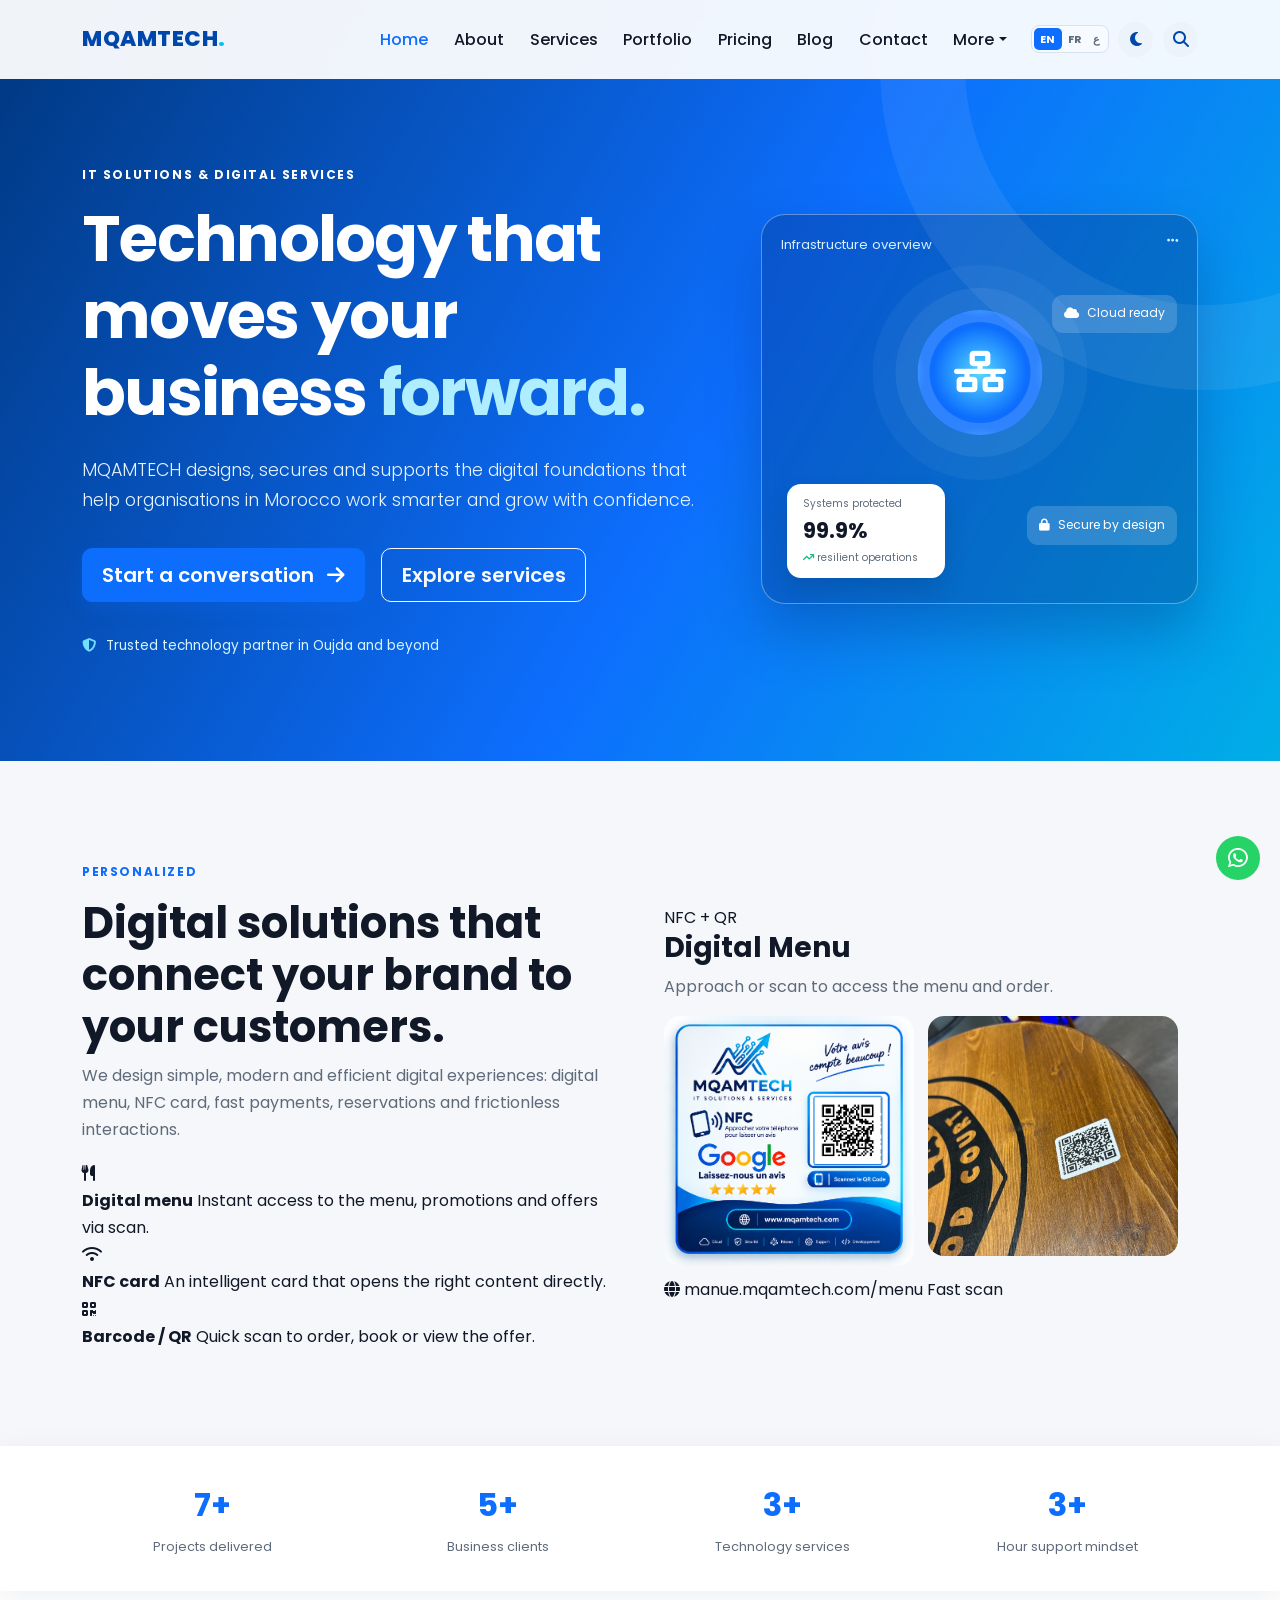
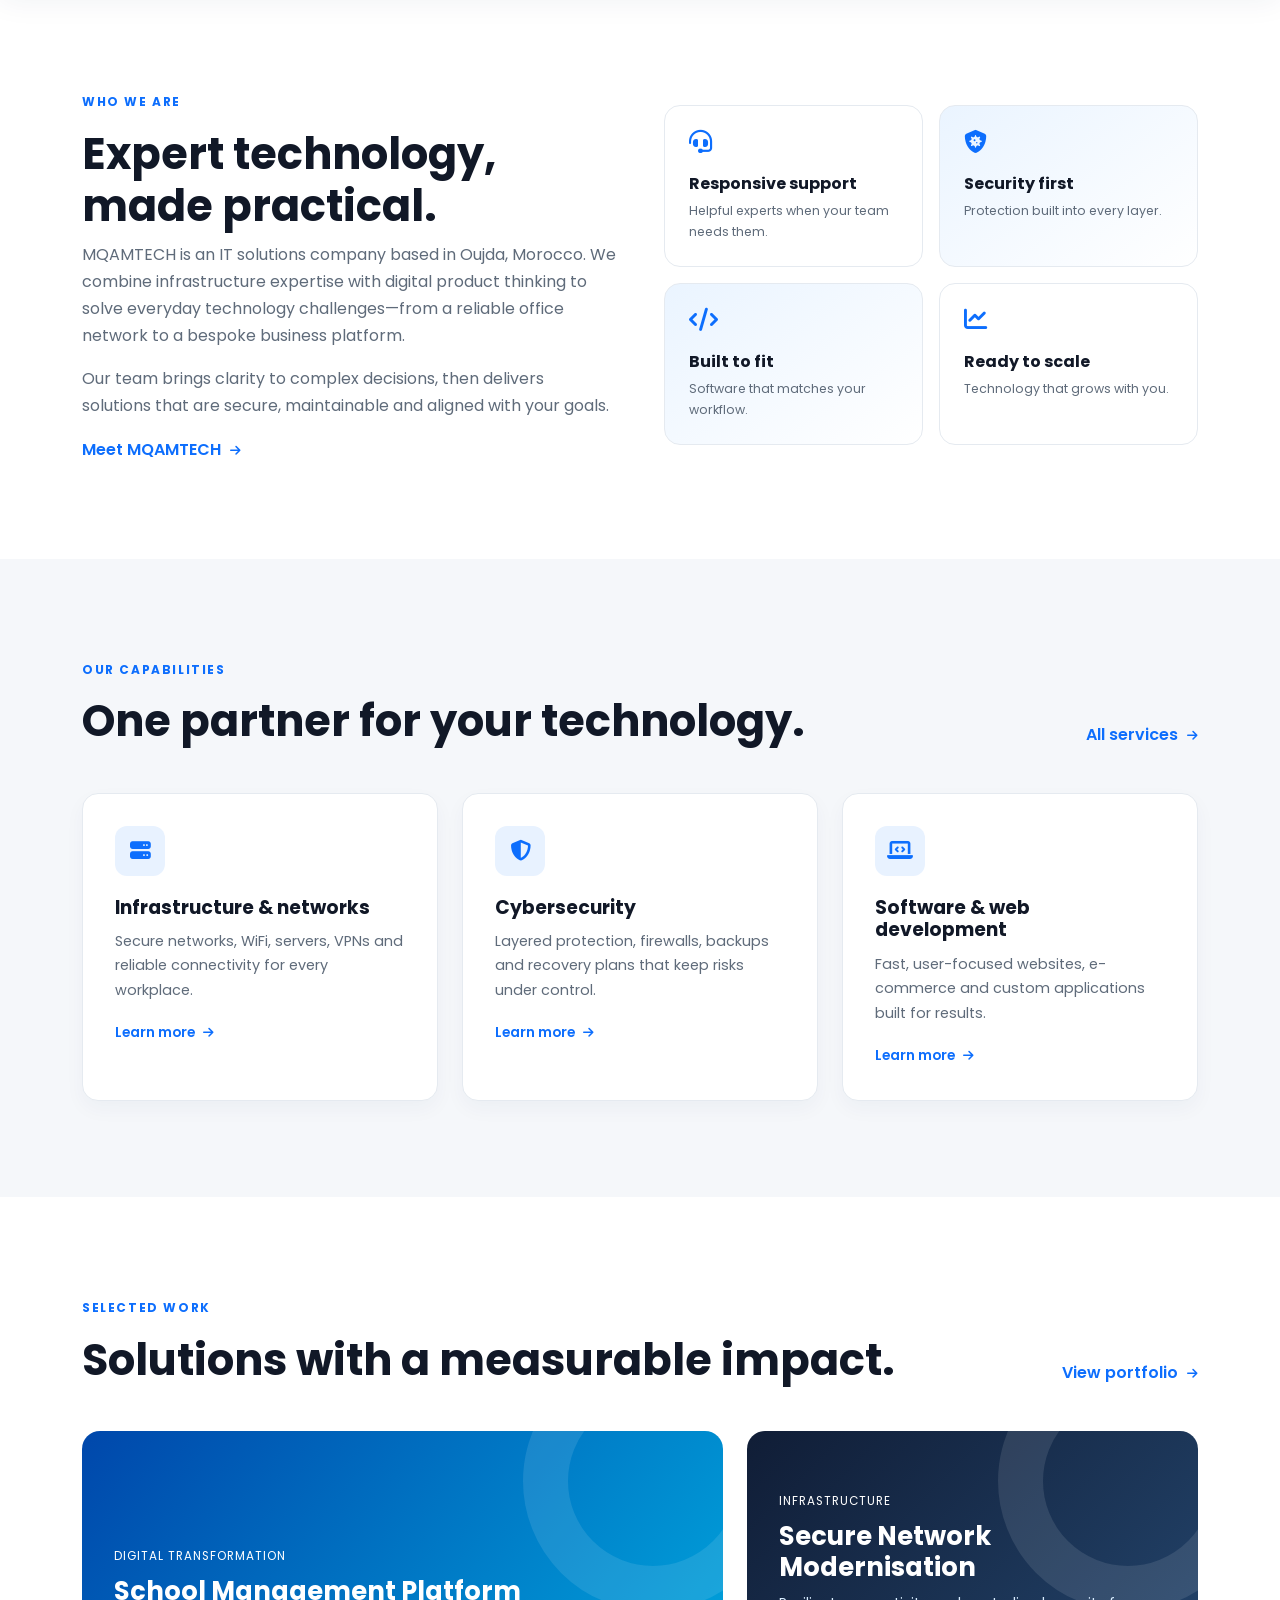
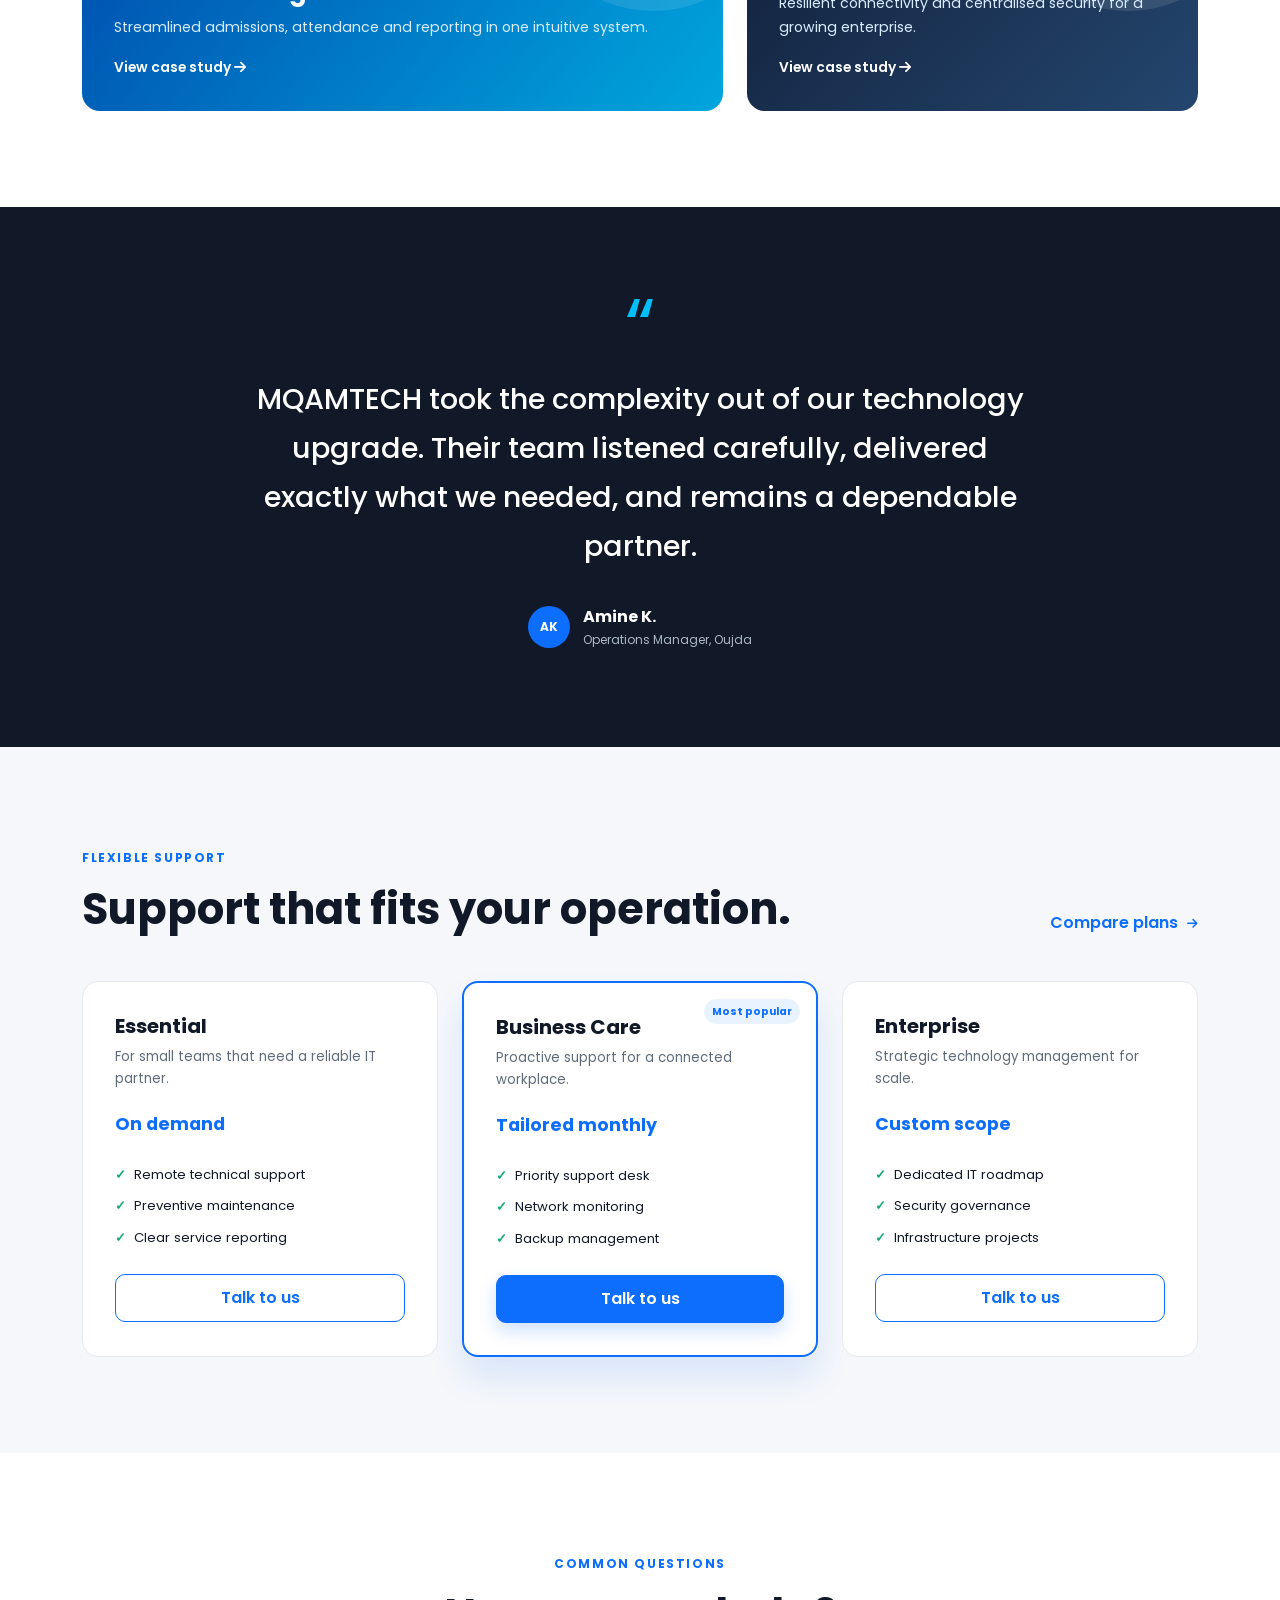
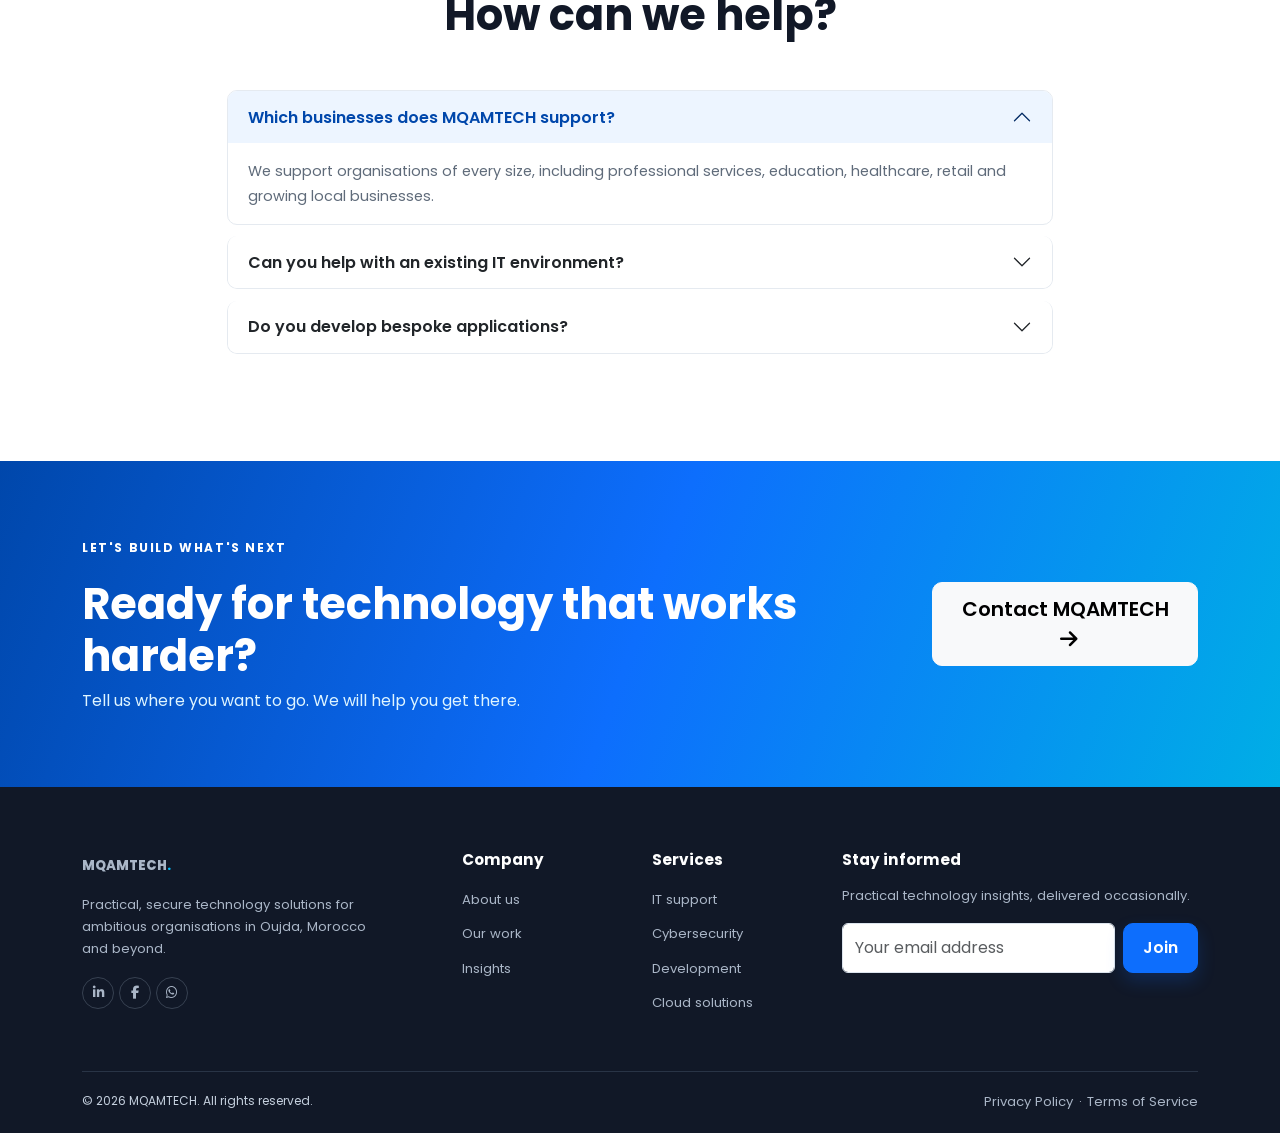
<file: index.html>
<!doctype html>
<html lang="en">
<head>
  <meta charset="utf-8"><meta name="viewport" content="width=device-width, initial-scale=1">
  <meta name="description" content="MQAMTECH delivers dependable IT infrastructure, cybersecurity, cloud and software solutions in Oujda, Morocco.">
  <meta property="og:title" content="MQAMTECH | IT Solutions & Digital Services"><meta property="og:description" content="Secure, scalable technology for ambitious organisations."><meta property="og:type" content="website">
  <title>MQAMTECH | IT Solutions & Digital Services</title><link rel="icon" href="img/logo.jpeg" type="image/svg+xml">
  <link rel="preconnect" href="https://fonts.googleapis.com"><link rel="preconnect" href="https://fonts.gstatic.com" crossorigin><link href="https://fonts.googleapis.com/css2?family=Poppins:wght@400;500;600;700;800&display=swap" rel="stylesheet"><link href="https://cdn.jsdelivr.net/npm/bootstrap@5.3.3/dist/css/bootstrap.min.css" rel="stylesheet"><link href="https://cdnjs.cloudflare.com/ajax/libs/font-awesome/6.5.2/css/all.min.css" rel="stylesheet"><link href="css/style.css" rel="stylesheet"><link href="css/animations.css" rel="stylesheet"><link href="css/responsive.css" rel="stylesheet">
</head>
<body data-page="home">
<div id="site-header"></div>
<main>
  <!-- Hero -->
  <section class="hero"><div class="container"><div class="row align-items-center g-5"><div class="col-lg-7"><span class="eyebrow">IT SOLUTIONS & DIGITAL SERVICES</span><h1>Technology that moves your business <span>forward.</span></h1><p class="lead">MQAMTECH designs, secures and supports the digital foundations that help organisations in Morocco work smarter and grow with confidence.</p><div class="d-flex gap-3 flex-wrap"><a class="btn btn-primary btn-lg" href="contact.html">Start a conversation <i class="fa-solid fa-arrow-right ms-2"></i></a><a class="btn btn-outline-light btn-lg" href="services.html">Explore services</a></div><div class="hero-trust"><i class="fa-solid fa-shield-halved"></i> Trusted technology partner in Oujda and beyond</div></div><div class="col-lg-5"><div class="hero-panel"><div class="panel-top"><span>Infrastructure overview</span><i class="fa-solid fa-ellipsis"></i></div><div class="network-orb"><i class="fa-solid fa-network-wired"></i></div><div class="health"><span>Systems protected</span><strong>99.9%</strong><small><i class="fa-solid fa-arrow-trend-up"></i> resilient operations</small></div><div class="mini-card cloud"><i class="fa-solid fa-cloud"></i> Cloud ready</div><div class="mini-card secure"><i class="fa-solid fa-lock"></i> Secure by design</div></div></div></div></div></section>

  <section class="section section-soft digital-showcase">
    <div class="container">
      <div class="row align-items-center g-5">
        <div class="col-lg-6">
          <span class="eyebrow text-primary">PERSONALIZED</span>
          <h2>Digital solutions that connect your brand to your customers.</h2>
          <p>We design simple, modern and efficient digital experiences: digital menu, NFC card, fast payments, reservations and frictionless interactions.</p>
          <div class="feature-list">
            <div class="feature-item">
              <div class="feature-icon"><i class="fa-solid fa-utensils"></i></div>
              <div>
                <strong>Digital menu</strong>
                <span>Instant access to the menu, promotions and offers via scan.</span>
              </div>
            </div>
            <div class="feature-item">
              <div class="feature-icon"><i class="fa-solid fa-wifi"></i></div>
              <div>
                <strong>NFC card</strong>
                <span>An intelligent card that opens the right content directly.</span>
              </div>
            </div>
            <div class="feature-item">
              <div class="feature-icon"><i class="fa-solid fa-qrcode"></i></div>
              <div>
                <strong>Barcode / QR</strong>
                <span>Quick scan to order, book or view the offer.</span>
              </div>
            </div>
          </div>
        </div>

        <div class="col-lg-6">
          <div class="nfc-showcase">
            <div class="demo-card">
              <div class="demo-badge">NFC + QR</div>
              <h3>Digital Menu</h3>
              <p>Approach or scan to access the menu and order.</p>

              <div class="scan-area">
                <div class="qr-box" aria-label="QR code mockup">
                  <span></span><span></span><span></span><span></span>
                  <span></span><span></span><span></span><span></span>
                  <span></span><span></span><span></span><span></span>
                  <span></span><span></span><span></span><span></span>
                </div>

                <div class="nfc-tag" aria-label="NFC card mockup">
                  <style>
                    .nfc-tag {
                        position: relative;
                        width: 100%;
                        height: 260px;
                    }

                    .nfc-tag img {
                        position: absolute;
                        width: 250px;
                        border-radius: 16px;
                    }

                    .nfc-tag img:first-child {
                        left: 20px;
                        top: 20px;
                    }

                    .nfc-tag img:last-child {
                        right: 20px;
                        bottom: 20px;
                    }
                  </style>
                  <img src="img/MQAMTECH_NFC_google_review_card_QR_working.png" alt="NFC card front">
                  <img src="img/qr-code-restaurant-table.jpg" alt="NFC card back">
                </div>
              </div>

              <div class="demo-meta">
                <span><i class="fa-solid fa-globe"></i>  <a href="https://manue.mqamtech.com/menu" target="_blank" rel="noopener noreferrer">manue.mqamtech.com/menu</a></span>
                <span>Fast scan</span>
              </div>
            </div>
          </div>
        </div>
      </div>
    </div>
  </section>

  <!-- Stats -->
  <section class="stats-strip"><div class="container"><div class="row text-center"><div class="col-6 col-md-3"><strong data-counter="7">0</strong><span>Projects delivered</span></div><div class="col-6 col-md-3"><strong data-counter="5">0</strong><span>Business clients</span></div><div class="col-6 col-md-3"><strong data-counter="3">0</strong><span>Technology services</span></div><div class="col-6 col-md-3"><strong data-counter="3">0</strong><span>Hour support mindset</span></div></div></div></section>
  <!-- Introduction -->
  <section class="section"><div class="container"><div class="row align-items-center g-5"><div class="col-lg-6"><span class="eyebrow text-primary">WHO WE ARE</span><h2>Expert technology, made practical.</h2><p>MQAMTECH is an IT solutions company based in Oujda, Morocco. We combine infrastructure expertise with digital product thinking to solve everyday technology challenges—from a reliable office network to a bespoke business platform.</p><p>Our team brings clarity to complex decisions, then delivers solutions that are secure, maintainable and aligned with your goals.</p><a href="about.html" class="text-link">Meet MQAMTECH <i class="fa-solid fa-arrow-right"></i></a></div><div class="col-lg-6"><div class="solution-grid"><div class="solution-card"><i class="fa-solid fa-headset"></i><h3>Responsive support</h3><p>Helpful experts when your team needs them.</p></div><div class="solution-card featured"><i class="fa-solid fa-shield-virus"></i><h3>Security first</h3><p>Protection built into every layer.</p></div><div class="solution-card featured"><i class="fa-solid fa-code"></i><h3>Built to fit</h3><p>Software that matches your workflow.</p></div><div class="solution-card"><i class="fa-solid fa-chart-line"></i><h3>Ready to scale</h3><p>Technology that grows with you.</p></div></div></div></div></div></section>
  <!-- Services -->
  <section class="section section-soft"><div class="container"><div class="section-heading"><div><span class="eyebrow text-primary">OUR CAPABILITIES</span><h2>One partner for your technology.</h2></div><a href="services.html" class="text-link">All services <i class="fa-solid fa-arrow-right"></i></a></div><div class="row g-4"><div class="col-md-6 col-xl-4"><article class="service-card"><i class="fa-solid fa-server"></i><h3>Infrastructure & networks</h3><p>Secure networks, WiFi, servers, VPNs and reliable connectivity for every workplace.</p><a href="services.html#infrastructure">Learn more <i class="fa-solid fa-arrow-right"></i></a></article></div><div class="col-md-6 col-xl-4"><article class="service-card"><i class="fa-solid fa-shield-halved"></i><h3>Cybersecurity</h3><p>Layered protection, firewalls, backups and recovery plans that keep risks under control.</p><a href="services.html#security">Learn more <i class="fa-solid fa-arrow-right"></i></a></article></div><div class="col-md-6 col-xl-4"><article class="service-card"><i class="fa-solid fa-laptop-code"></i><h3>Software & web development</h3><p>Fast, user-focused websites, e-commerce and custom applications built for results.</p><a href="services.html#development">Learn more <i class="fa-solid fa-arrow-right"></i></a></article></div></div></div></section>
  <!-- Portfolio -->
  <section class="section"><div class="container"><div class="section-heading"><div><span class="eyebrow text-primary">SELECTED WORK</span><h2>Solutions with a measurable impact.</h2></div><a href="portfolio.html" class="text-link">View portfolio <i class="fa-solid fa-arrow-right"></i></a></div><div class="row g-4"><div class="col-md-7"><article class="project-card project-blue"><span>Digital transformation</span><h3>School Management Platform</h3><p>Streamlined admissions, attendance and reporting in one intuitive system.</p><a href="portfolio.html">View case study <i class="fa-solid fa-arrow-right"></i></a></article></div><div class="col-md-5"><article class="project-card project-dark"><span>Infrastructure</span><h3>Secure Network Modernisation</h3><p>Resilient connectivity and centralised security for a growing enterprise.</p><a href="portfolio.html">View case study <i class="fa-solid fa-arrow-right"></i></a></article></div></div></div></section>
  <!-- Testimonial -->
  <section class="section quote-section"><div class="container"><div class="quote-mark">“</div><blockquote>MQAMTECH took the complexity out of our technology upgrade. Their team listened carefully, delivered exactly what we needed, and remains a dependable partner.</blockquote><div class="quote-author"><div class="avatar">AK</div><div><strong>Amine K.</strong><span>Operations Manager, Oujda</span></div></div></div></section>
  <!-- Pricing -->
  <section class="section section-soft"><div class="container"><div class="section-heading"><div><span class="eyebrow text-primary">FLEXIBLE SUPPORT</span><h2>Support that fits your operation.</h2></div><a href="pricing.html" class="text-link">Compare plans <i class="fa-solid fa-arrow-right"></i></a></div><div class="row g-4"><div class="col-md-4"><div class="price-card"><h3>Essential</h3><p>For small teams that need a reliable IT partner.</p><strong>On demand</strong><ul><li>Remote technical support</li><li>Preventive maintenance</li><li>Clear service reporting</li></ul><a href="contact.html" class="btn btn-outline-primary w-100">Talk to us</a></div></div><div class="col-md-4"><div class="price-card popular"><span>Most popular</span><h3>Business Care</h3><p>Proactive support for a connected workplace.</p><strong>Tailored monthly</strong><ul><li>Priority support desk</li><li>Network monitoring</li><li>Backup management</li></ul><a href="contact.html" class="btn btn-primary w-100">Talk to us</a></div></div><div class="col-md-4"><div class="price-card"><h3>Enterprise</h3><p>Strategic technology management for scale.</p><strong>Custom scope</strong><ul><li>Dedicated IT roadmap</li><li>Security governance</li><li>Infrastructure projects</li></ul><a href="contact.html" class="btn btn-outline-primary w-100">Talk to us</a></div></div></div></div></section>
  <!-- FAQ -->
  <section class="section"><div class="container narrow"><div class="text-center mb-5"><span class="eyebrow text-primary">COMMON QUESTIONS</span><h2>How can we help?</h2></div><div class="accordion" id="homeFaq"><div class="accordion-item"><h3 class="accordion-header"><button class="accordion-button" data-bs-toggle="collapse" data-bs-target="#q1">Which businesses does MQAMTECH support?</button></h3><div id="q1" class="accordion-collapse collapse show" data-bs-parent="#homeFaq"><div class="accordion-body">We support organisations of every size, including professional services, education, healthcare, retail and growing local businesses.</div></div></div><div class="accordion-item"><h3 class="accordion-header"><button class="accordion-button collapsed" data-bs-toggle="collapse" data-bs-target="#q2">Can you help with an existing IT environment?</button></h3><div id="q2" class="accordion-collapse collapse" data-bs-parent="#homeFaq"><div class="accordion-body">Yes. We assess your current environment, resolve priority issues and provide a practical improvement plan.</div></div></div><div class="accordion-item"><h3 class="accordion-header"><button class="accordion-button collapsed" data-bs-toggle="collapse" data-bs-target="#q3">Do you develop bespoke applications?</button></h3><div id="q3" class="accordion-collapse collapse" data-bs-parent="#homeFaq"><div class="accordion-body">Yes. Our team builds web, desktop and mobile applications tailored to your operational needs.</div></div></div></div></div></section>
  <!-- CTA -->
  <section class="cta"><div class="container d-lg-flex justify-content-between align-items-center"><div><span class="eyebrow">LET'S BUILD WHAT'S NEXT</span><h2>Ready for technology that works harder?</h2><p>Tell us where you want to go. We will help you get there.</p></div><a href="contact.html" class="btn btn-light btn-lg">Contact MQAMTECH <i class="fa-solid fa-arrow-right ms-2"></i></a></div></section>
</main><div id="site-footer"></div>

  <a href="#" class="back-top" aria-label="Back to top"><i class="fa-solid fa-arrow-up"></i></a><a class="whatsapp" href="https://wa.me/212691999014" aria-label="Contact us on WhatsApp" target="_blank" rel="noopener"><i class="fa-brands fa-whatsapp"></i></a><script src="https://cdn.jsdelivr.net/npm/bootstrap@5.3.3/dist/js/bootstrap.bundle.min.js"></script><script src="js/darkmode.js"></script><script src="js/script.js"></script>
</body></html>
</file>
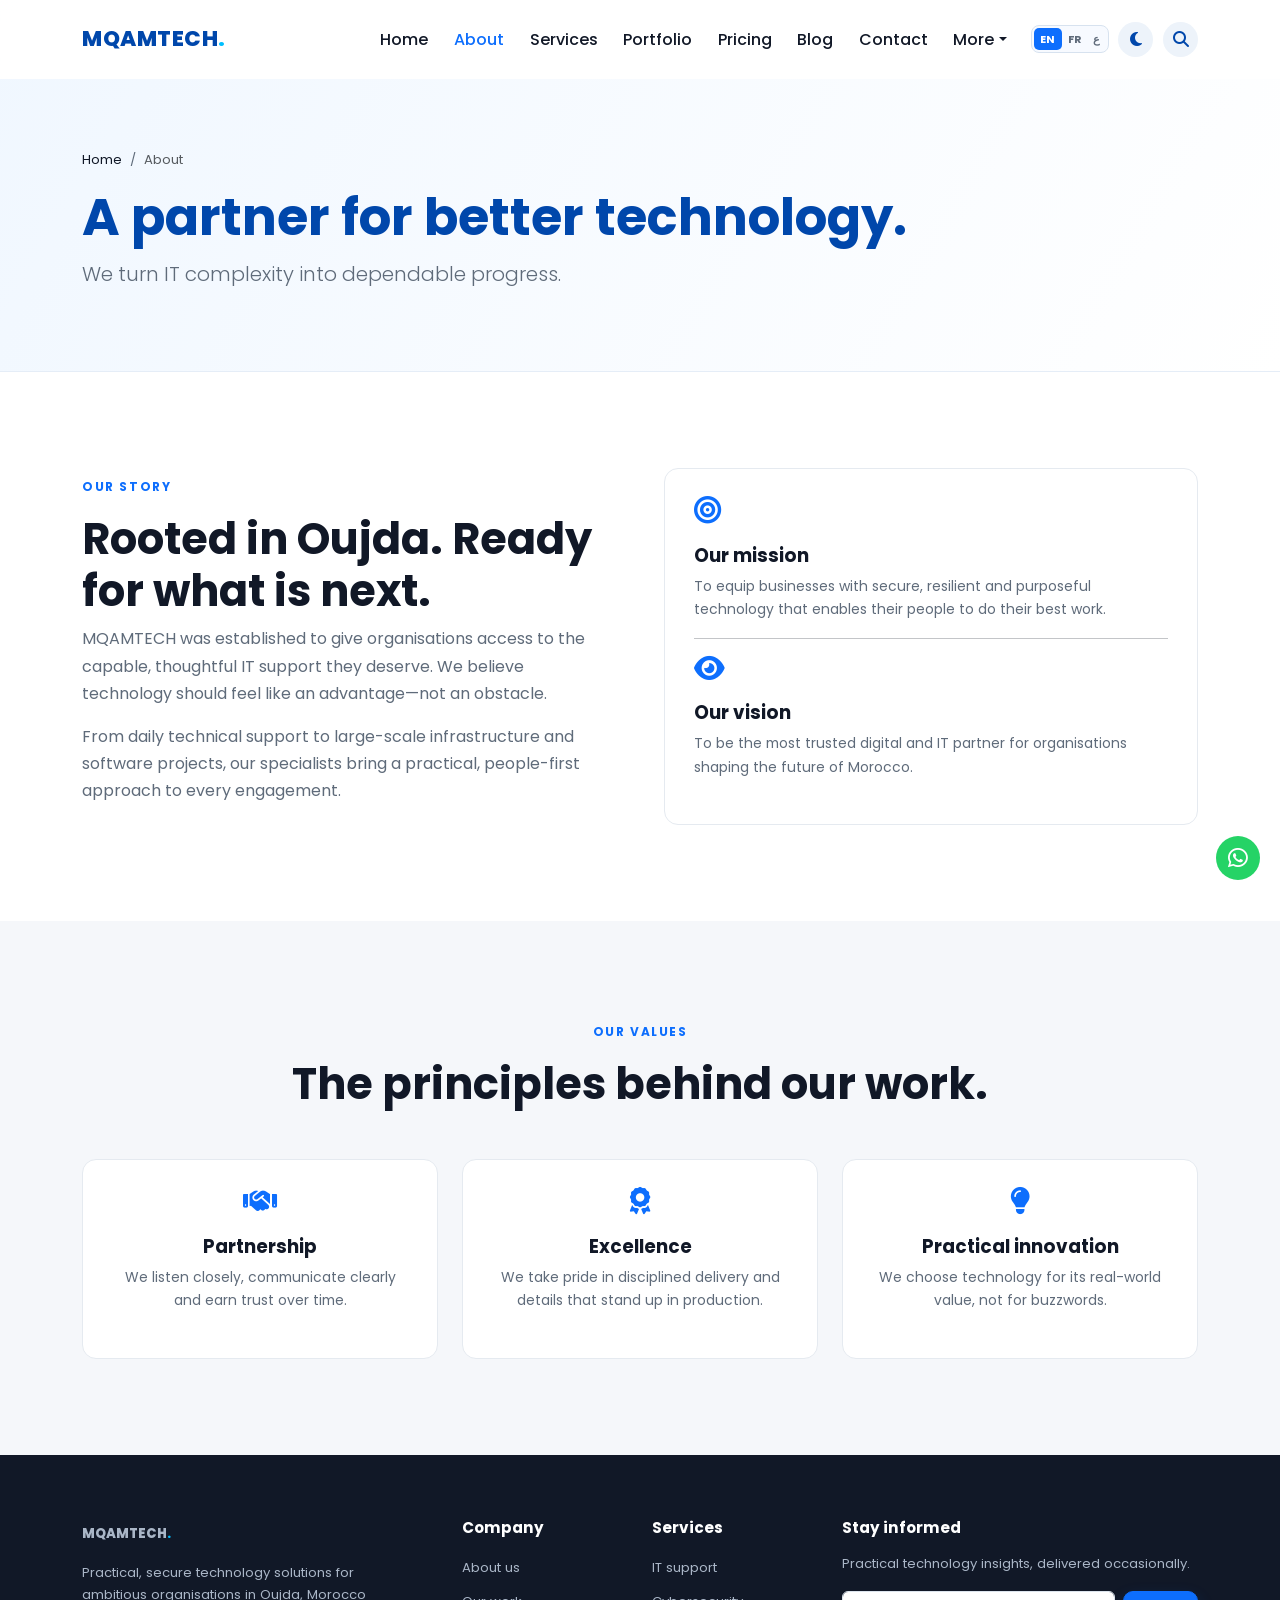
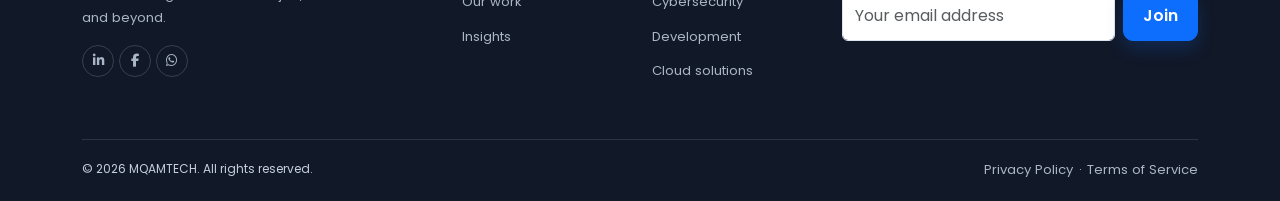
<file: about.html>
<!doctype html><html lang="en"><head><meta charset="utf-8"><meta name="viewport" content="width=device-width,initial-scale=1"><meta name="description" content="Learn about MQAMTECH, Oujda's trusted IT solutions and digital services company."><title>About MQAMTECH | Our Technology Approach</title><link rel="icon" href="img/logo.jpeg"><link rel="preconnect" href="https://fonts.googleapis.com"><link href="https://fonts.googleapis.com/css2?family=Poppins:wght@400;500;600;700;800&display=swap" rel="stylesheet"><link href="https://cdn.jsdelivr.net/npm/bootstrap@5.3.3/dist/css/bootstrap.min.css" rel="stylesheet"><link href="https://cdnjs.cloudflare.com/ajax/libs/font-awesome/6.5.2/css/all.min.css" rel="stylesheet"><link href="css/style.css" rel="stylesheet"><link href="css/responsive.css" rel="stylesheet"></head><body data-page="about"><div id="site-header"></div><main id="main"><section class="page-hero"><div class="container"><nav><ol class="breadcrumb"><li class="breadcrumb-item"><a href="index.html">Home</a></li><li class="breadcrumb-item active">About</li></ol></nav><h1>A partner for better technology.</h1><p class="lead">We turn IT complexity into dependable progress.</p></div></section><section class="section"><div class="container"><div class="row g-5 align-items-center"><div class="col-lg-6"><span class="eyebrow text-primary">OUR STORY</span><h2>Rooted in Oujda. Ready for what is next.</h2><p>MQAMTECH was established to give organisations access to the capable, thoughtful IT support they deserve. We believe technology should feel like an advantage—not an obstacle.</p><p>From daily technical support to large-scale infrastructure and software projects, our specialists bring a practical, people-first approach to every engagement.</p></div><div class="col-lg-6"><div class="content-card"><i class="fa-solid fa-bullseye"></i><h3>Our mission</h3><p>To equip businesses with secure, resilient and purposeful technology that enables their people to do their best work.</p><hr><i class="fa-solid fa-eye"></i><h3>Our vision</h3><p>To be the most trusted digital and IT partner for organisations shaping the future of Morocco.</p></div></div></div></div></section><section class="section section-soft"><div class="container"><div class="text-center mb-5"><span class="eyebrow text-primary">OUR VALUES</span><h2>The principles behind our work.</h2></div><div class="row g-4"><div class="col-md-4"><div class="content-card text-center"><i class="fa-solid fa-handshake"></i><h3>Partnership</h3><p>We listen closely, communicate clearly and earn trust over time.</p></div></div><div class="col-md-4"><div class="content-card text-center"><i class="fa-solid fa-award"></i><h3>Excellence</h3><p>We take pride in disciplined delivery and details that stand up in production.</p></div></div><div class="col-md-4"><div class="content-card text-center"><i class="fa-solid fa-lightbulb"></i><h3>Practical innovation</h3><p>We choose technology for its real-world value, not for buzzwords.</p></div></div></div></div></section></main><div id="site-footer"></div><a href="#" class="back-top"><i class="fa-solid fa-arrow-up"></i></a><a class="whatsapp" href="https://wa.me/212691999014"><i class="fa-brands fa-whatsapp"></i></a><script src="https://cdn.jsdelivr.net/npm/bootstrap@5.3.3/dist/js/bootstrap.bundle.min.js"></script><script src="js/darkmode.js"></script><script src="js/script.js"></script></body></html>
</file>
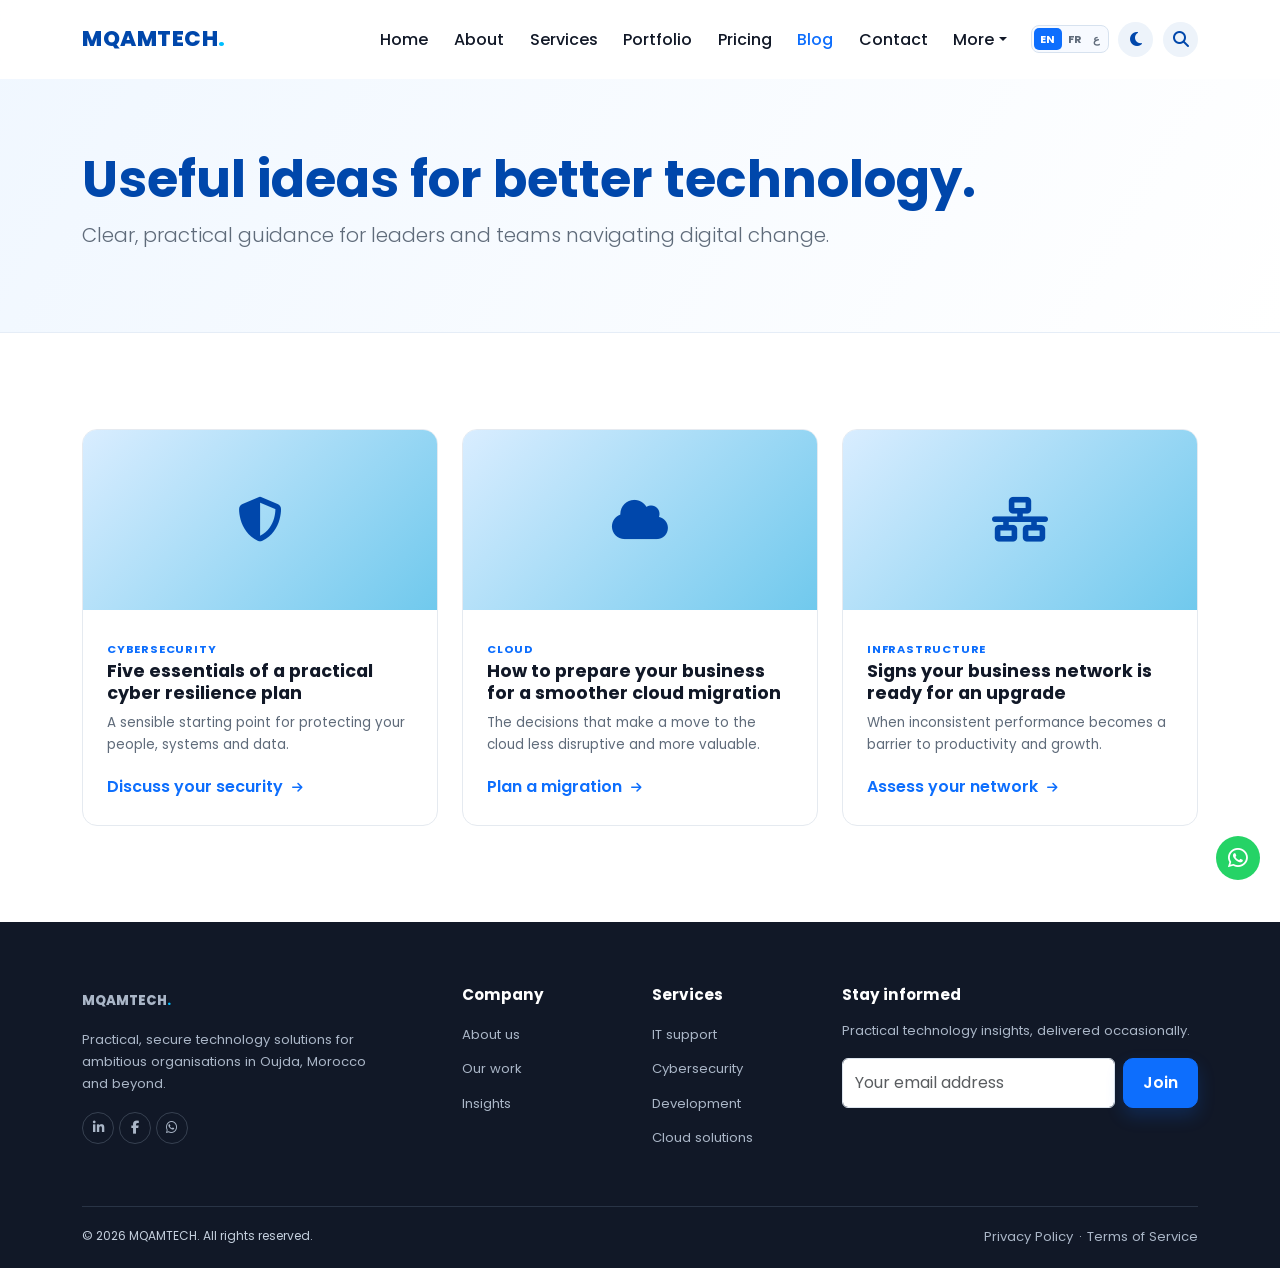
<file: blog.html>
<!doctype html><html lang="en"><head><meta charset="utf-8"><meta name="viewport" content="width=device-width,initial-scale=1"><meta name="description" content="Practical IT, cybersecurity and digital transformation insights from MQAMTECH."><title>Insights | MQAMTECH Blog</title><link rel="icon" href="img/logo.jpeg"><link href="https://fonts.googleapis.com/css2?family=Poppins:wght@400;500;600;700;800&display=swap" rel="stylesheet"><link href="https://cdn.jsdelivr.net/npm/bootstrap@5.3.3/dist/css/bootstrap.min.css" rel="stylesheet"><link href="https://cdnjs.cloudflare.com/ajax/libs/font-awesome/6.5.2/css/all.min.css" rel="stylesheet"><link href="css/style.css" rel="stylesheet"></head><body data-page="blog"><div id="site-header"></div><main id="main"><section class="page-hero"><div class="container"><h1>Useful ideas for better technology.</h1><p class="lead">Clear, practical guidance for leaders and teams navigating digital change.</p></div></section><section class="section"><div class="container"><div class="row g-4"><div class="col-md-6 col-lg-4"><article class="blog-card"><div class="blog-image"><i class="fa-solid fa-shield-halved"></i></div><div class="blog-body"><span class="tag">Cybersecurity</span><h3>Five essentials of a practical cyber resilience plan</h3><p>A sensible starting point for protecting your people, systems and data.</p><a class="text-link" href="contact.html">Discuss your security <i class="fa-solid fa-arrow-right"></i></a></div></article></div><div class="col-md-6 col-lg-4"><article class="blog-card"><div class="blog-image"><i class="fa-solid fa-cloud"></i></div><div class="blog-body"><span class="tag">Cloud</span><h3>How to prepare your business for a smoother cloud migration</h3><p>The decisions that make a move to the cloud less disruptive and more valuable.</p><a class="text-link" href="contact.html">Plan a migration <i class="fa-solid fa-arrow-right"></i></a></div></article></div><div class="col-md-6 col-lg-4"><article class="blog-card"><div class="blog-image"><i class="fa-solid fa-network-wired"></i></div><div class="blog-body"><span class="tag">Infrastructure</span><h3>Signs your business network is ready for an upgrade</h3><p>When inconsistent performance becomes a barrier to productivity and growth.</p><a class="text-link" href="contact.html">Assess your network <i class="fa-solid fa-arrow-right"></i></a></div></article></div></div></div></section></main><div id="site-footer"></div><a href="#" class="back-top"><i class="fa-solid fa-arrow-up"></i></a><a class="whatsapp" href="https://wa.me/212691999014"><i class="fa-brands fa-whatsapp"></i></a><script src="https://cdn.jsdelivr.net/npm/bootstrap@5.3.3/dist/js/bootstrap.bundle.min.js"></script><script src="js/darkmode.js"></script><script src="js/script.js"></script></body></html>
</file>
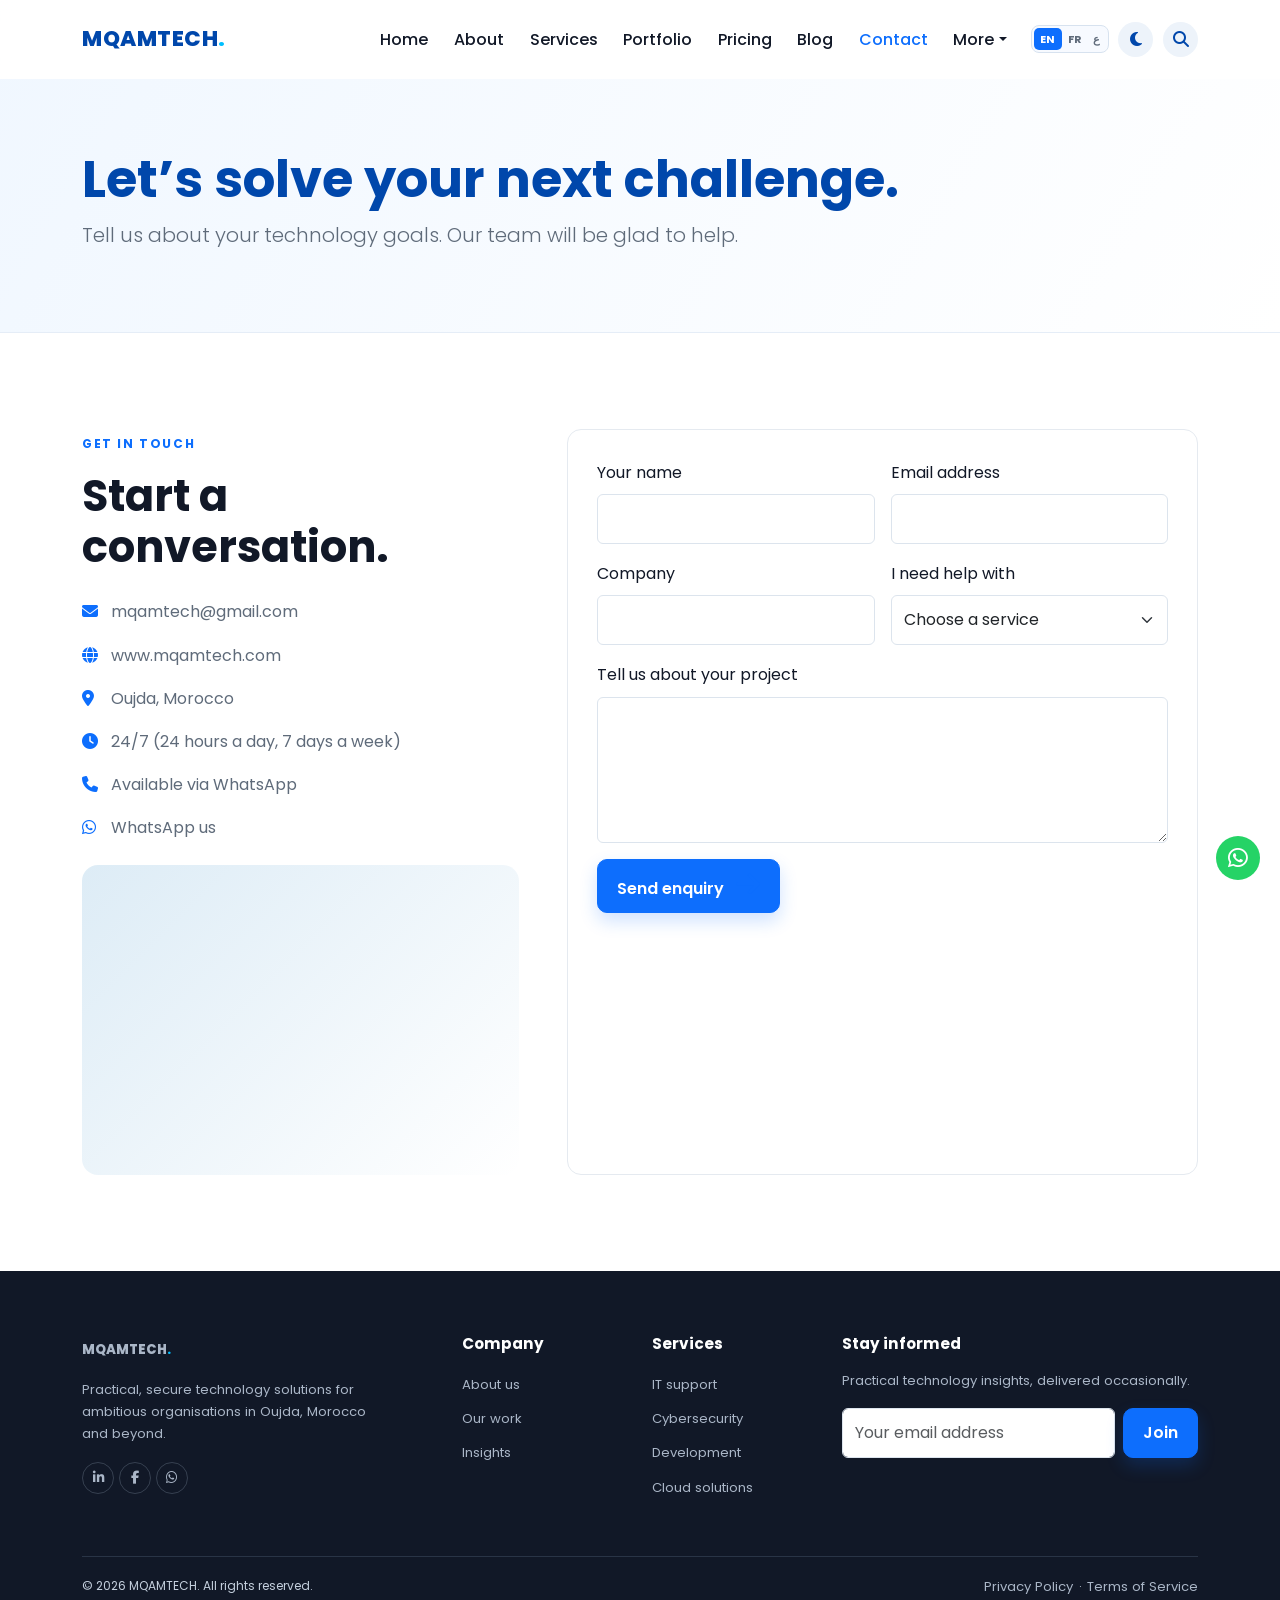
<file: contact.html>
<!doctype html><html lang="en"><head><meta charset="utf-8"><meta name="viewport" content="width=device-width,initial-scale=1"><meta name="description" content="Contact MQAMTECH for IT support, cybersecurity, cloud or software development in Oujda, Morocco."><title>Contact MQAMTECH | Let's Talk Technology</title><link rel="icon" href="img/logo.jpeg"><link href="https://fonts.googleapis.com/css2?family=Poppins:wght@400;500;600;700;800&display=swap" rel="stylesheet"><link href="https://cdn.jsdelivr.net/npm/bootstrap@5.3.3/dist/css/bootstrap.min.css" rel="stylesheet"><link href="https://cdnjs.cloudflare.com/ajax/libs/font-awesome/6.5.2/css/all.min.css" rel="stylesheet"><link href="css/style.css" rel="stylesheet"></head><body data-page="contact"><div id="site-header"></div><main id="main"><section class="page-hero"><div class="container"><h1>Let’s solve your next challenge.</h1><p class="lead">Tell us about your technology goals. Our team will be glad to help.</p></div></section><section class="section"><div class="container"><div class="row g-5"><div class="col-lg-5"><span class="eyebrow text-primary">GET IN TOUCH</span><h2>Start a conversation.</h2><div class="contact-info mt-4"><p><i class="fa-solid fa-envelope"></i><a href="mailto:mqamtech@gmail.com"> mqamtech@gmail.com</a></p><p><i class="fa-solid fa-globe"></i><a href="https://www.mqamtech.com"> www.mqamtech.com</a></p><p><i class="fa-solid fa-location-dot"></i> Oujda, Morocco</p><p><i class="fa-solid fa-clock"></i> 24/7 (24 hours a day, 7 days a week)</p><p><i class="fa-solid fa-phone"></i> Available via WhatsApp</p><p><i class="fa-brands fa-whatsapp"></i><a href="https://wa.me/212691999014"> WhatsApp us</a></p></div><iframe class="map-placeholder mt-4 w-100 border-0" title="MQAMTECH location in Oujda, Morocco" src="https://www.google.com/maps?q=Oujda%2C%20Morocco&output=embed" loading="lazy"></iframe></div><div class="col-lg-7"><form id="contactForm" novalidate class="content-card"><div class="row g-3"><div class="col-md-6"><label class="form-label" for="name">Your name</label><input id="name" class="form-control" required></div><div class="col-md-6"><label class="form-label" for="email">Email address</label><input id="email" type="email" class="form-control" required></div><div class="col-md-6"><label class="form-label" for="company">Company</label><input id="company" class="form-control"></div><div class="col-md-6"><label class="form-label" for="service">I need help with</label><select id="service" class="form-select" required><option value="">Choose a service</option><option>IT support</option><option>Infrastructure & networks</option><option>Cybersecurity</option><option>Cloud solutions</option><option>Software development</option></select></div><div class="col-12"><label class="form-label" for="message">Tell us about your project</label><textarea id="message" class="form-control" rows="5" required></textarea></div><div class="col-12"><button class="btn btn-primary" type="submit">Send enquiry <i class="fa-solid fa-arrow-right ms-2"></i></button></div></div><div id="formStatus" hidden role="status"></div></form></div></div></div></section></main><div id="site-footer"></div><a href="#" class="back-top"><i class="fa-solid fa-arrow-up"></i></a><a class="whatsapp" href="https://wa.me/212691999014"><i class="fa-brands fa-whatsapp"></i></a><script src="https://cdn.jsdelivr.net/npm/bootstrap@5.3.3/dist/js/bootstrap.bundle.min.js"></script><script src="js/darkmode.js"></script><script src="js/script.js"></script><script src="js/contact.js"></script></body></html>
</file>
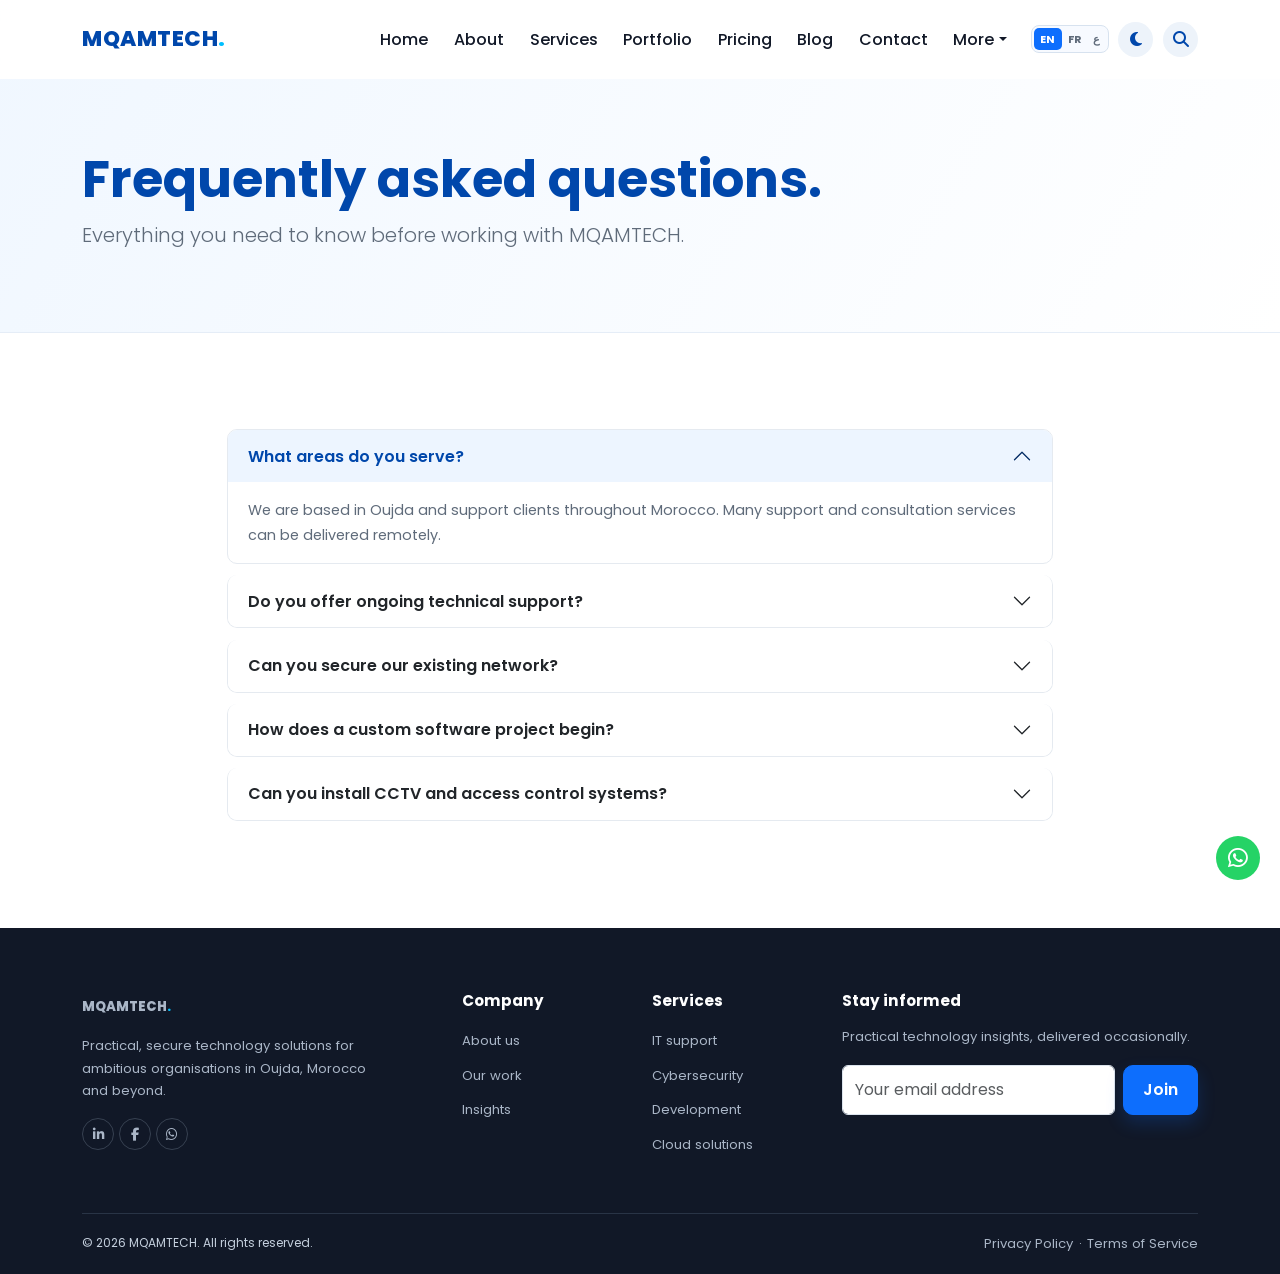
<file: faq.html>
<!doctype html><html lang="en"><head><meta charset="utf-8"><meta name="viewport" content="width=device-width,initial-scale=1"><meta name="description" content="Answers to common MQAMTECH IT services questions."><title>FAQ | MQAMTECH</title><link rel="icon" href="img/logo.jpeg"><link href="https://fonts.googleapis.com/css2?family=Poppins:wght@400;500;600;700;800&display=swap" rel="stylesheet"><link href="https://cdn.jsdelivr.net/npm/bootstrap@5.3.3/dist/css/bootstrap.min.css" rel="stylesheet"><link href="https://cdnjs.cloudflare.com/ajax/libs/font-awesome/6.5.2/css/all.min.css" rel="stylesheet"><link href="css/style.css" rel="stylesheet"></head><body data-page="faq"><div id="site-header"></div><main id="main"><section class="page-hero"><div class="container"><h1>Frequently asked questions.</h1><p class="lead">Everything you need to know before working with MQAMTECH.</p></div></section><section class="section"><div class="container narrow"><div class="accordion" id="faq"><div class="accordion-item"><h2 class="accordion-header"><button class="accordion-button" data-bs-toggle="collapse" data-bs-target="#f1">What areas do you serve?</button></h2><div id="f1" class="accordion-collapse collapse show" data-bs-parent="#faq"><div class="accordion-body">We are based in Oujda and support clients throughout Morocco. Many support and consultation services can be delivered remotely.</div></div></div><div class="accordion-item"><h2 class="accordion-header"><button class="accordion-button collapsed" data-bs-toggle="collapse" data-bs-target="#f2">Do you offer ongoing technical support?</button></h2><div id="f2" class="accordion-collapse collapse" data-bs-parent="#faq"><div class="accordion-body">Yes. We provide flexible support arrangements, from occasional help to proactive managed support for your team and infrastructure.</div></div></div><div class="accordion-item"><h2 class="accordion-header"><button class="accordion-button collapsed" data-bs-toggle="collapse" data-bs-target="#f3">Can you secure our existing network?</button></h2><div id="f3" class="accordion-collapse collapse" data-bs-parent="#faq"><div class="accordion-body">Yes. We audit the environment, identify high-priority risks and implement sensible improvements across network, identity, devices and backup.</div></div></div><div class="accordion-item"><h2 class="accordion-header"><button class="accordion-button collapsed" data-bs-toggle="collapse" data-bs-target="#f4">How does a custom software project begin?</button></h2><div id="f4" class="accordion-collapse collapse" data-bs-parent="#faq"><div class="accordion-body">We begin with a discovery conversation to understand your users, workflows and goals. We then recommend a clear scope, timeline and delivery approach.</div></div></div><div class="accordion-item"><h2 class="accordion-header"><button class="accordion-button collapsed" data-bs-toggle="collapse" data-bs-target="#f5">Can you install CCTV and access control systems?</button></h2><div id="f5" class="accordion-collapse collapse" data-bs-parent="#faq"><div class="accordion-body">Yes. We design and implement CCTV, IP camera, access control and monitoring solutions tailored to the needs of your premises.</div></div></div></div></div></section></main><div id="site-footer"></div><a href="#" class="back-top"><i class="fa-solid fa-arrow-up"></i></a><a class="whatsapp" href="https://wa.me/212691999014"><i class="fa-brands fa-whatsapp"></i></a><script src="https://cdn.jsdelivr.net/npm/bootstrap@5.3.3/dist/js/bootstrap.bundle.min.js"></script><script src="js/darkmode.js"></script><script src="js/script.js"></script></body></html>
</file>
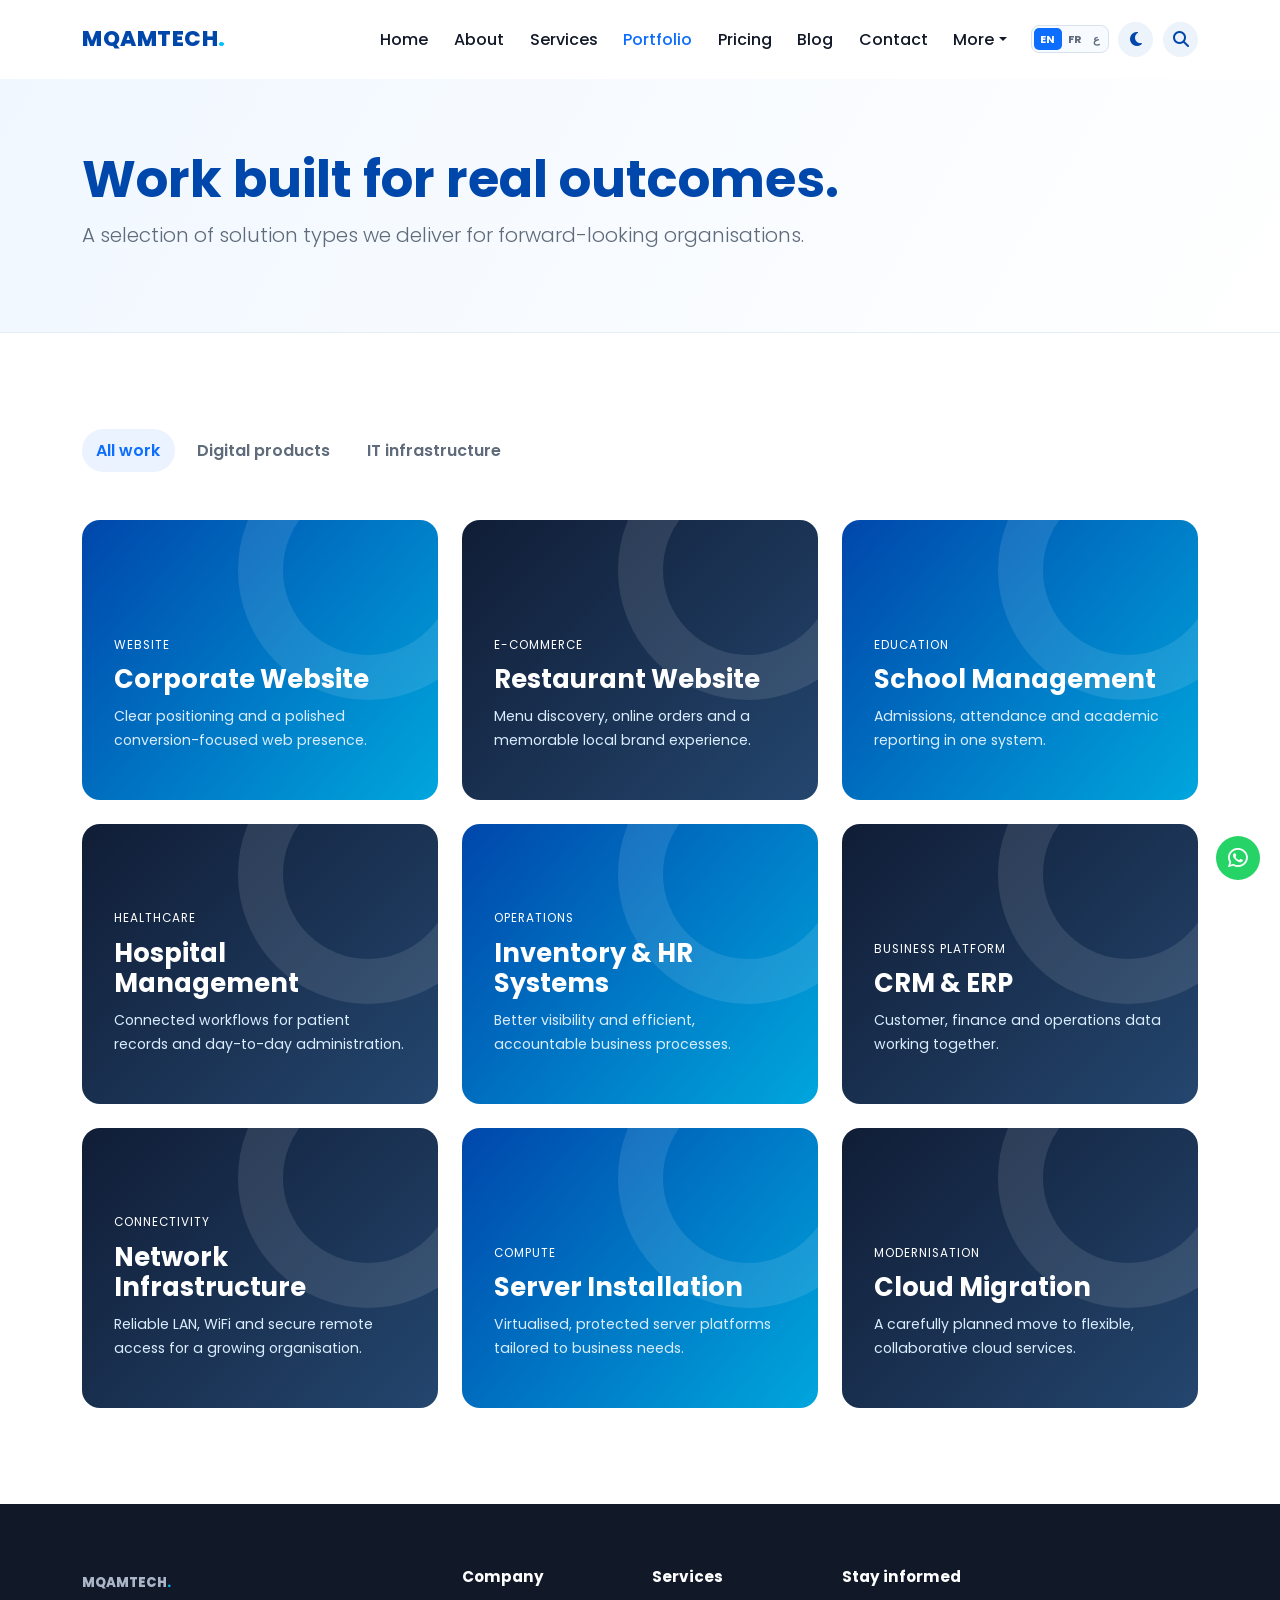
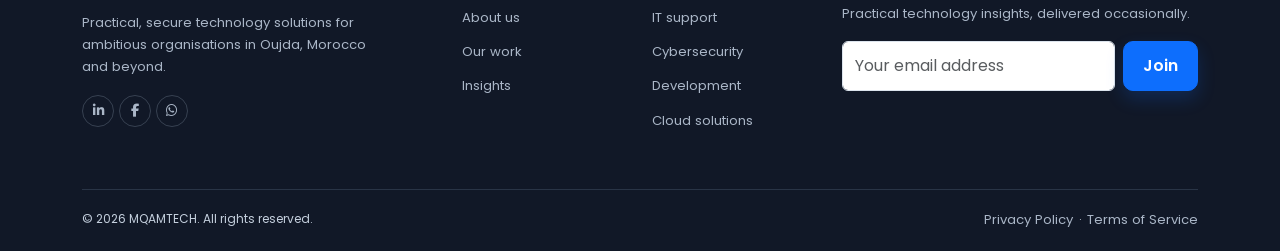
<file: portfolio.html>
<!doctype html><html lang="en"><head><meta charset="utf-8"><meta name="viewport" content="width=device-width,initial-scale=1"><meta name="description" content="Explore MQAMTECH technology and digital project capabilities."><title>Portfolio | MQAMTECH</title><link rel="icon" href="img/logo.jpeg"><link href="https://fonts.googleapis.com/css2?family=Poppins:wght@400;500;600;700;800&display=swap" rel="stylesheet"><link href="https://cdn.jsdelivr.net/npm/bootstrap@5.3.3/dist/css/bootstrap.min.css" rel="stylesheet"><link href="https://cdnjs.cloudflare.com/ajax/libs/font-awesome/6.5.2/css/all.min.css" rel="stylesheet"><link href="css/style.css" rel="stylesheet"></head><body data-page="portfolio"><div id="site-header"></div><main id="main"><section class="page-hero"><div class="container"><h1>Work built for real outcomes.</h1><p class="lead">A selection of solution types we deliver for forward-looking organisations.</p></div></section><section class="section"><div class="container"><div class="d-flex gap-2 flex-wrap mb-5"><button class="portfolio-filter active" data-filter="all">All work</button><button class="portfolio-filter" data-filter="digital">Digital products</button><button class="portfolio-filter" data-filter="it">IT infrastructure</button></div><div class="row g-4"><div class="col-md-6 col-lg-4 portfolio-item" data-category="digital"><article class="project-card project-blue"><span>Website</span><h3>Corporate Website</h3><p>Clear positioning and a polished conversion-focused web presence.</p></article></div><div class="col-md-6 col-lg-4 portfolio-item" data-category="digital"><article class="project-card project-dark"><span>E-commerce</span><h3>Restaurant Website</h3><p>Menu discovery, online orders and a memorable local brand experience.</p></article></div><div class="col-md-6 col-lg-4 portfolio-item" data-category="digital"><article class="project-card project-blue"><span>Education</span><h3>School Management</h3><p>Admissions, attendance and academic reporting in one system.</p></article></div><div class="col-md-6 col-lg-4 portfolio-item" data-category="digital"><article class="project-card project-dark"><span>Healthcare</span><h3>Hospital Management</h3><p>Connected workflows for patient records and day-to-day administration.</p></article></div><div class="col-md-6 col-lg-4 portfolio-item" data-category="digital"><article class="project-card project-blue"><span>Operations</span><h3>Inventory & HR Systems</h3><p>Better visibility and efficient, accountable business processes.</p></article></div><div class="col-md-6 col-lg-4 portfolio-item" data-category="digital"><article class="project-card project-dark"><span>Business platform</span><h3>CRM & ERP</h3><p>Customer, finance and operations data working together.</p></article></div><div class="col-md-6 col-lg-4 portfolio-item" data-category="it"><article class="project-card project-dark"><span>Connectivity</span><h3>Network Infrastructure</h3><p>Reliable LAN, WiFi and secure remote access for a growing organisation.</p></article></div><div class="col-md-6 col-lg-4 portfolio-item" data-category="it"><article class="project-card project-blue"><span>Compute</span><h3>Server Installation</h3><p>Virtualised, protected server platforms tailored to business needs.</p></article></div><div class="col-md-6 col-lg-4 portfolio-item" data-category="it"><article class="project-card project-dark"><span>Modernisation</span><h3>Cloud Migration</h3><p>A carefully planned move to flexible, collaborative cloud services.</p></article></div></div></div></section></main><div id="site-footer"></div><a href="#" class="back-top"><i class="fa-solid fa-arrow-up"></i></a><a class="whatsapp" href="https://wa.me/212691999014"><i class="fa-brands fa-whatsapp"></i></a><script src="https://cdn.jsdelivr.net/npm/bootstrap@5.3.3/dist/js/bootstrap.bundle.min.js"></script><script src="js/darkmode.js"></script><script src="js/script.js"></script></body></html>
</file>
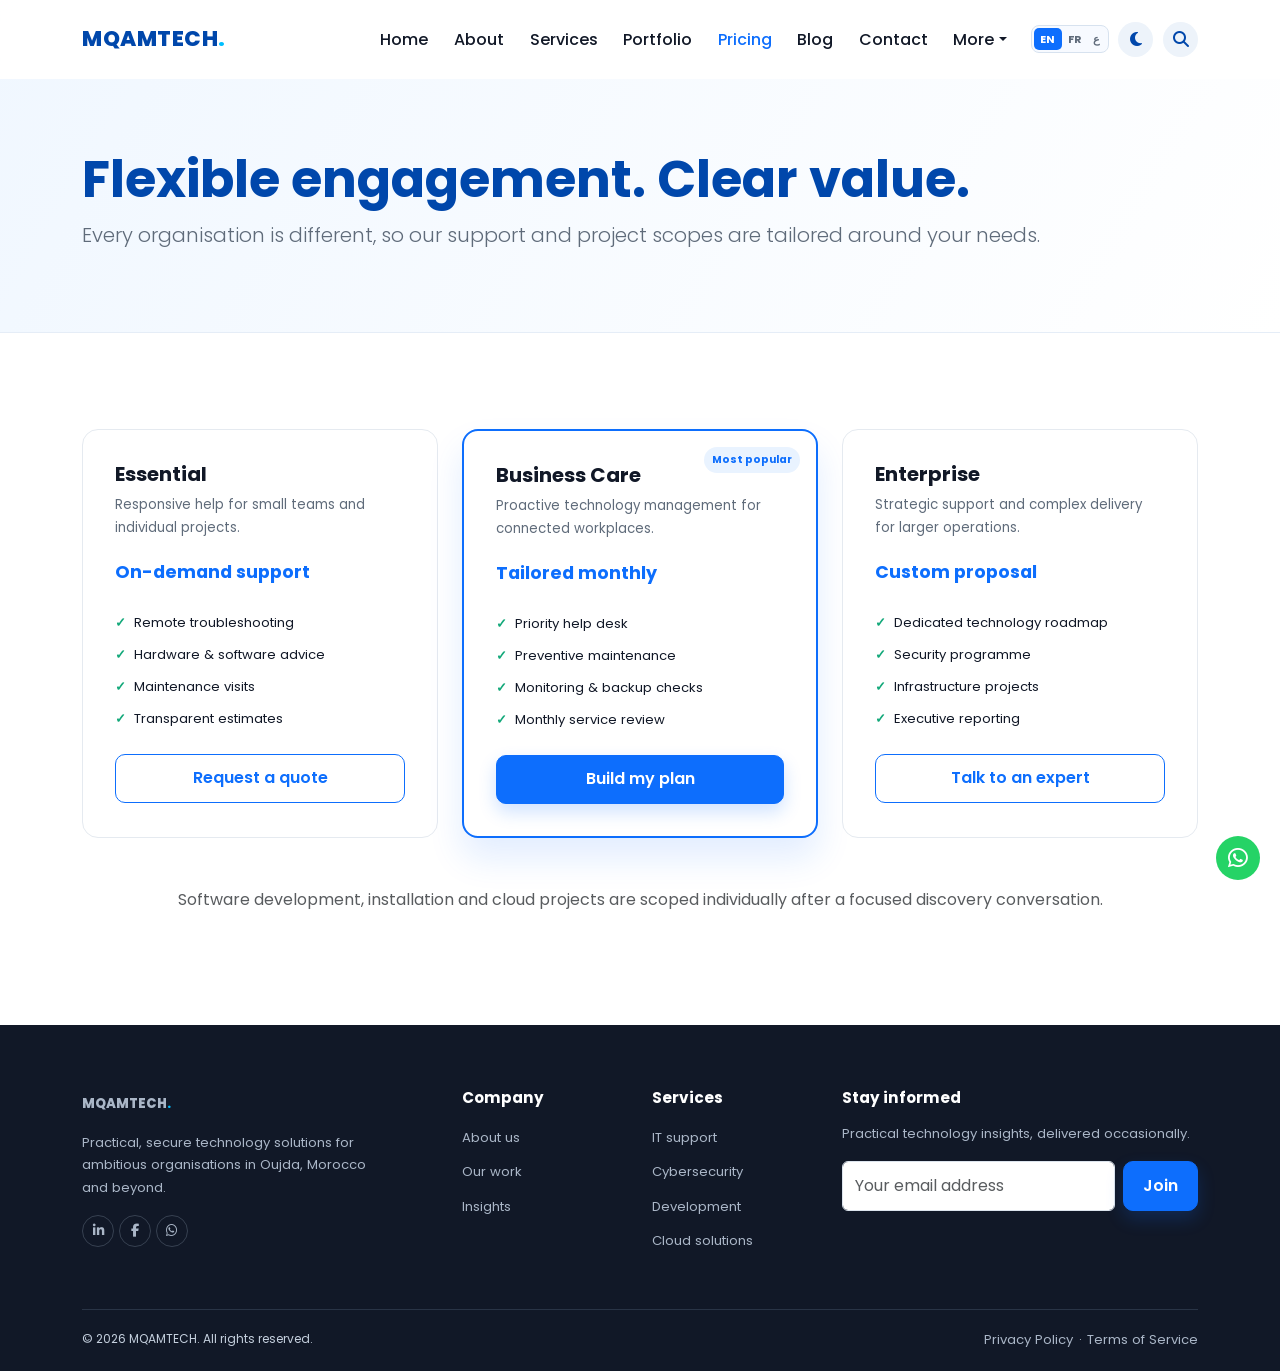
<file: pricing.html>
<!doctype html><html lang="en"><head><meta charset="utf-8"><meta name="viewport" content="width=device-width,initial-scale=1"><meta name="description" content="Flexible MQAMTECH IT support and project engagement options."><title>Pricing & Support Plans | MQAMTECH</title><link rel="icon" href="img/logo.jpeg"><link href="https://fonts.googleapis.com/css2?family=Poppins:wght@400;500;600;700;800&display=swap" rel="stylesheet"><link href="https://cdn.jsdelivr.net/npm/bootstrap@5.3.3/dist/css/bootstrap.min.css" rel="stylesheet"><link href="https://cdnjs.cloudflare.com/ajax/libs/font-awesome/6.5.2/css/all.min.css" rel="stylesheet"><link href="css/style.css" rel="stylesheet"></head><body data-page="pricing"><div id="site-header"></div><main id="main"><section class="page-hero"><div class="container"><h1>Flexible engagement. Clear value.</h1><p class="lead">Every organisation is different, so our support and project scopes are tailored around your needs.</p></div></section><section class="section"><div class="container"><div class="row g-4 justify-content-center"><div class="col-md-4"><div class="price-card"><h3>Essential</h3><p>Responsive help for small teams and individual projects.</p><strong>On-demand support</strong><ul><li>Remote troubleshooting</li><li>Hardware & software advice</li><li>Maintenance visits</li><li>Transparent estimates</li></ul><a class="btn btn-outline-primary w-100" href="contact.html">Request a quote</a></div></div><div class="col-md-4"><div class="price-card popular"><span>Most popular</span><h3>Business Care</h3><p>Proactive technology management for connected workplaces.</p><strong>Tailored monthly</strong><ul><li>Priority help desk</li><li>Preventive maintenance</li><li>Monitoring & backup checks</li><li>Monthly service review</li></ul><a class="btn btn-primary w-100" href="contact.html">Build my plan</a></div></div><div class="col-md-4"><div class="price-card"><h3>Enterprise</h3><p>Strategic support and complex delivery for larger operations.</p><strong>Custom proposal</strong><ul><li>Dedicated technology roadmap</li><li>Security programme</li><li>Infrastructure projects</li><li>Executive reporting</li></ul><a class="btn btn-outline-primary w-100" href="contact.html">Talk to an expert</a></div></div></div><p class="text-center mt-5 text-muted">Software development, installation and cloud projects are scoped individually after a focused discovery conversation.</p></div></section></main><div id="site-footer"></div><a href="#" class="back-top"><i class="fa-solid fa-arrow-up"></i></a><a class="whatsapp" href="https://wa.me/212691999014"><i class="fa-brands fa-whatsapp"></i></a><script src="https://cdn.jsdelivr.net/npm/bootstrap@5.3.3/dist/js/bootstrap.bundle.min.js"></script><script src="js/darkmode.js"></script><script src="js/script.js"></script></body></html>
</file>
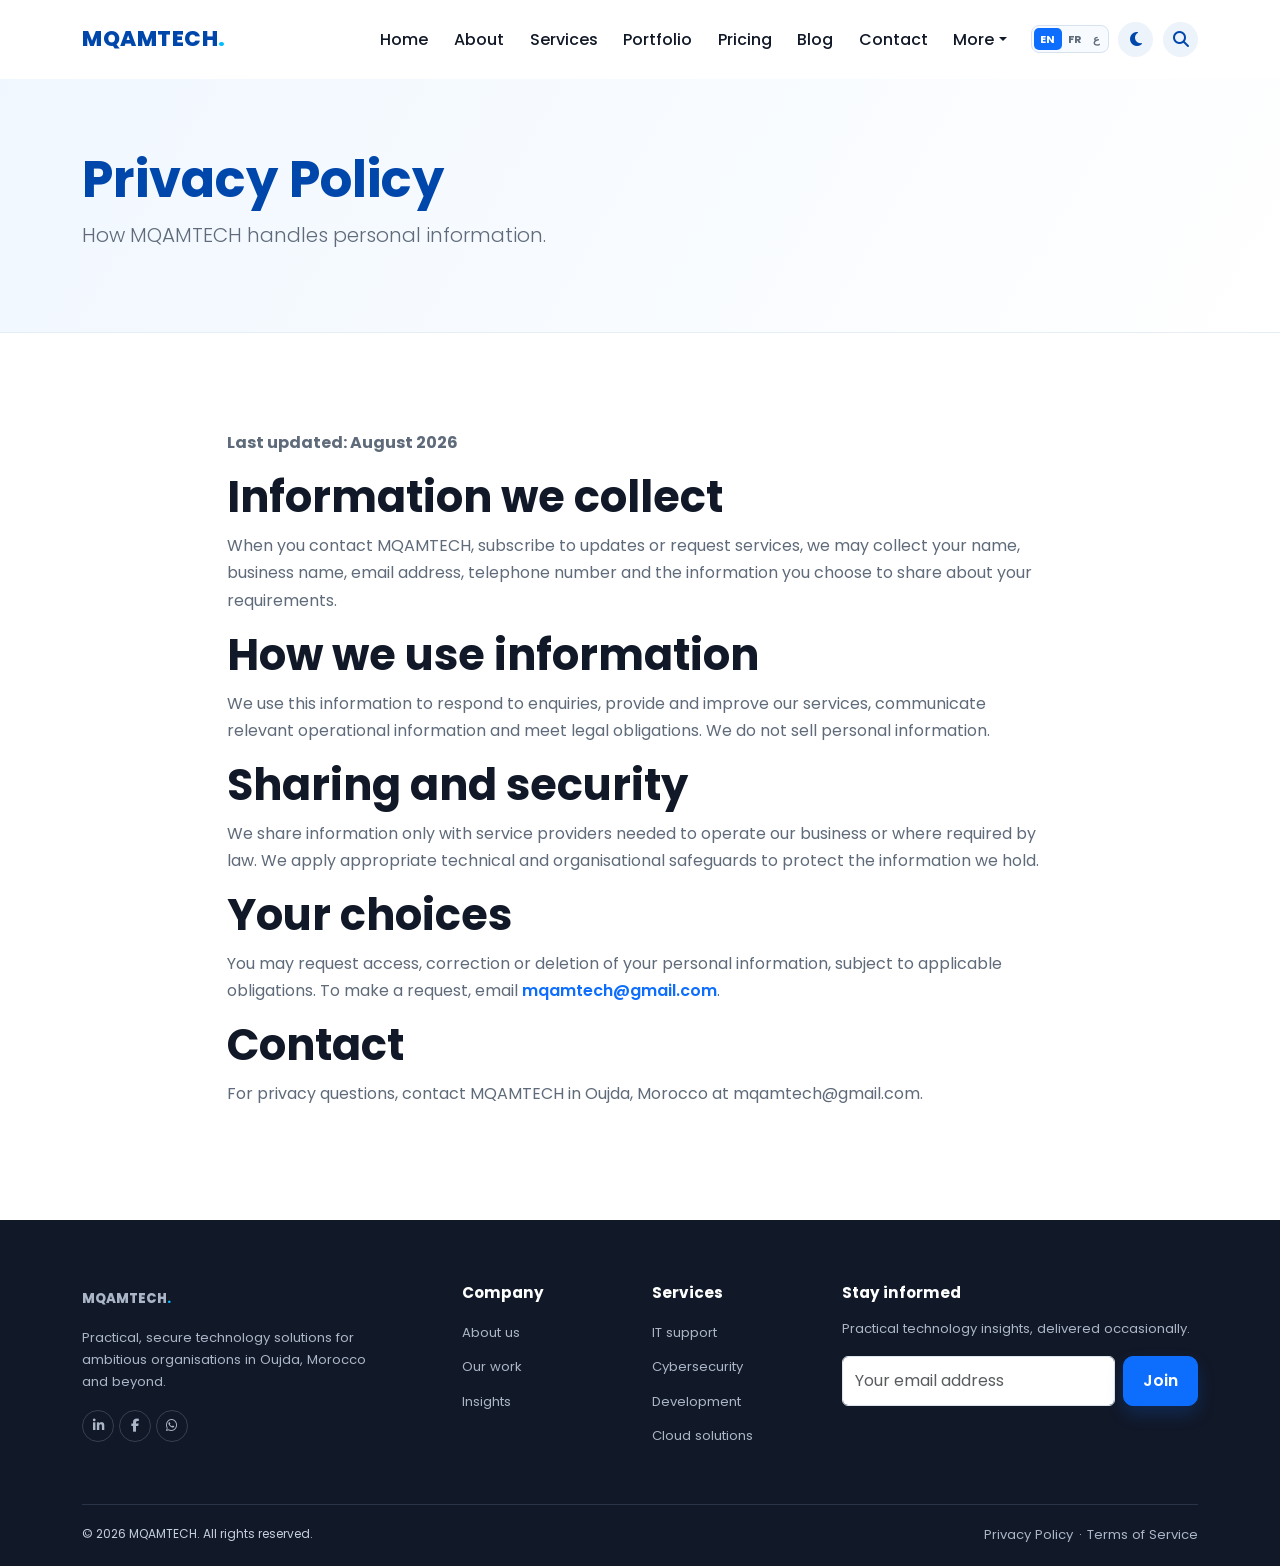
<file: privacy.html>
<!doctype html><html lang="en"><head><meta charset="utf-8"><meta name="viewport" content="width=device-width,initial-scale=1"><meta name="description" content="MQAMTECH privacy policy."><title>Privacy Policy | MQAMTECH</title><link rel="icon" href="img/logo.jpeg"><link href="https://fonts.googleapis.com/css2?family=Poppins:wght@400;500;600;700;800&display=swap" rel="stylesheet"><link href="https://cdn.jsdelivr.net/npm/bootstrap@5.3.3/dist/css/bootstrap.min.css" rel="stylesheet"><link href="https://cdnjs.cloudflare.com/ajax/libs/font-awesome/6.5.2/css/all.min.css" rel="stylesheet"><link href="css/style.css" rel="stylesheet"></head><body data-page="privacy"><div id="site-header"></div><main id="main"><section class="page-hero"><div class="container"><h1>Privacy Policy</h1><p class="lead">How MQAMTECH handles personal information.</p></div></section><section class="section"><div class="container narrow"><article><p><strong>Last updated: August 2026</strong></p><h2>Information we collect</h2><p>When you contact MQAMTECH, subscribe to updates or request services, we may collect your name, business name, email address, telephone number and the information you choose to share about your requirements.</p><h2>How we use information</h2><p>We use this information to respond to enquiries, provide and improve our services, communicate relevant operational information and meet legal obligations. We do not sell personal information.</p><h2>Sharing and security</h2><p>We share information only with service providers needed to operate our business or where required by law. We apply appropriate technical and organisational safeguards to protect the information we hold.</p><h2>Your choices</h2><p>You may request access, correction or deletion of your personal information, subject to applicable obligations. To make a request, email <a class="text-link" href="mailto:mqamtech@gmail.com">mqamtech@gmail.com</a>.</p><h2>Contact</h2><p>For privacy questions, contact MQAMTECH in Oujda, Morocco at mqamtech@gmail.com.</p></article></div></section></main><div id="site-footer"></div><a href="#" class="back-top"><i class="fa-solid fa-arrow-up"></i></a><script src="https://cdn.jsdelivr.net/npm/bootstrap@5.3.3/dist/js/bootstrap.bundle.min.js"></script><script src="js/darkmode.js"></script><script src="js/script.js"></script></body></html>
</file>
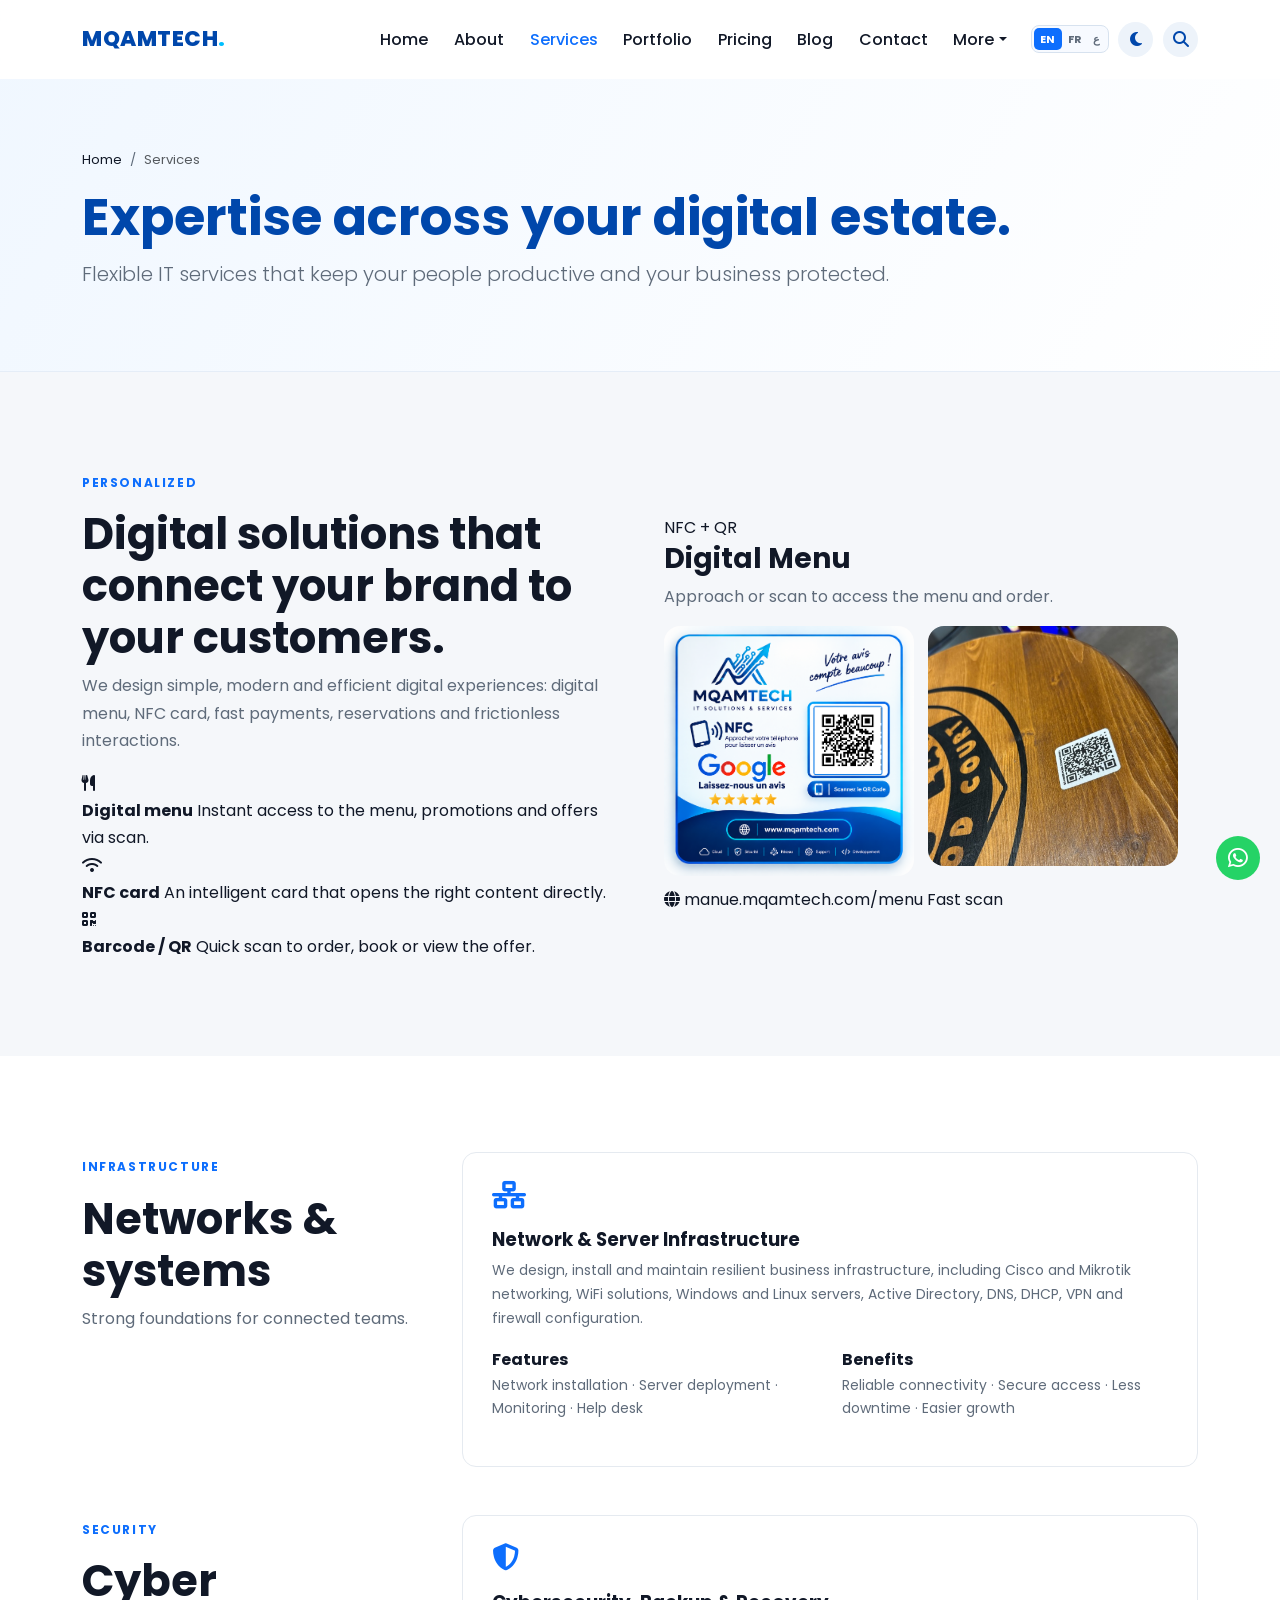
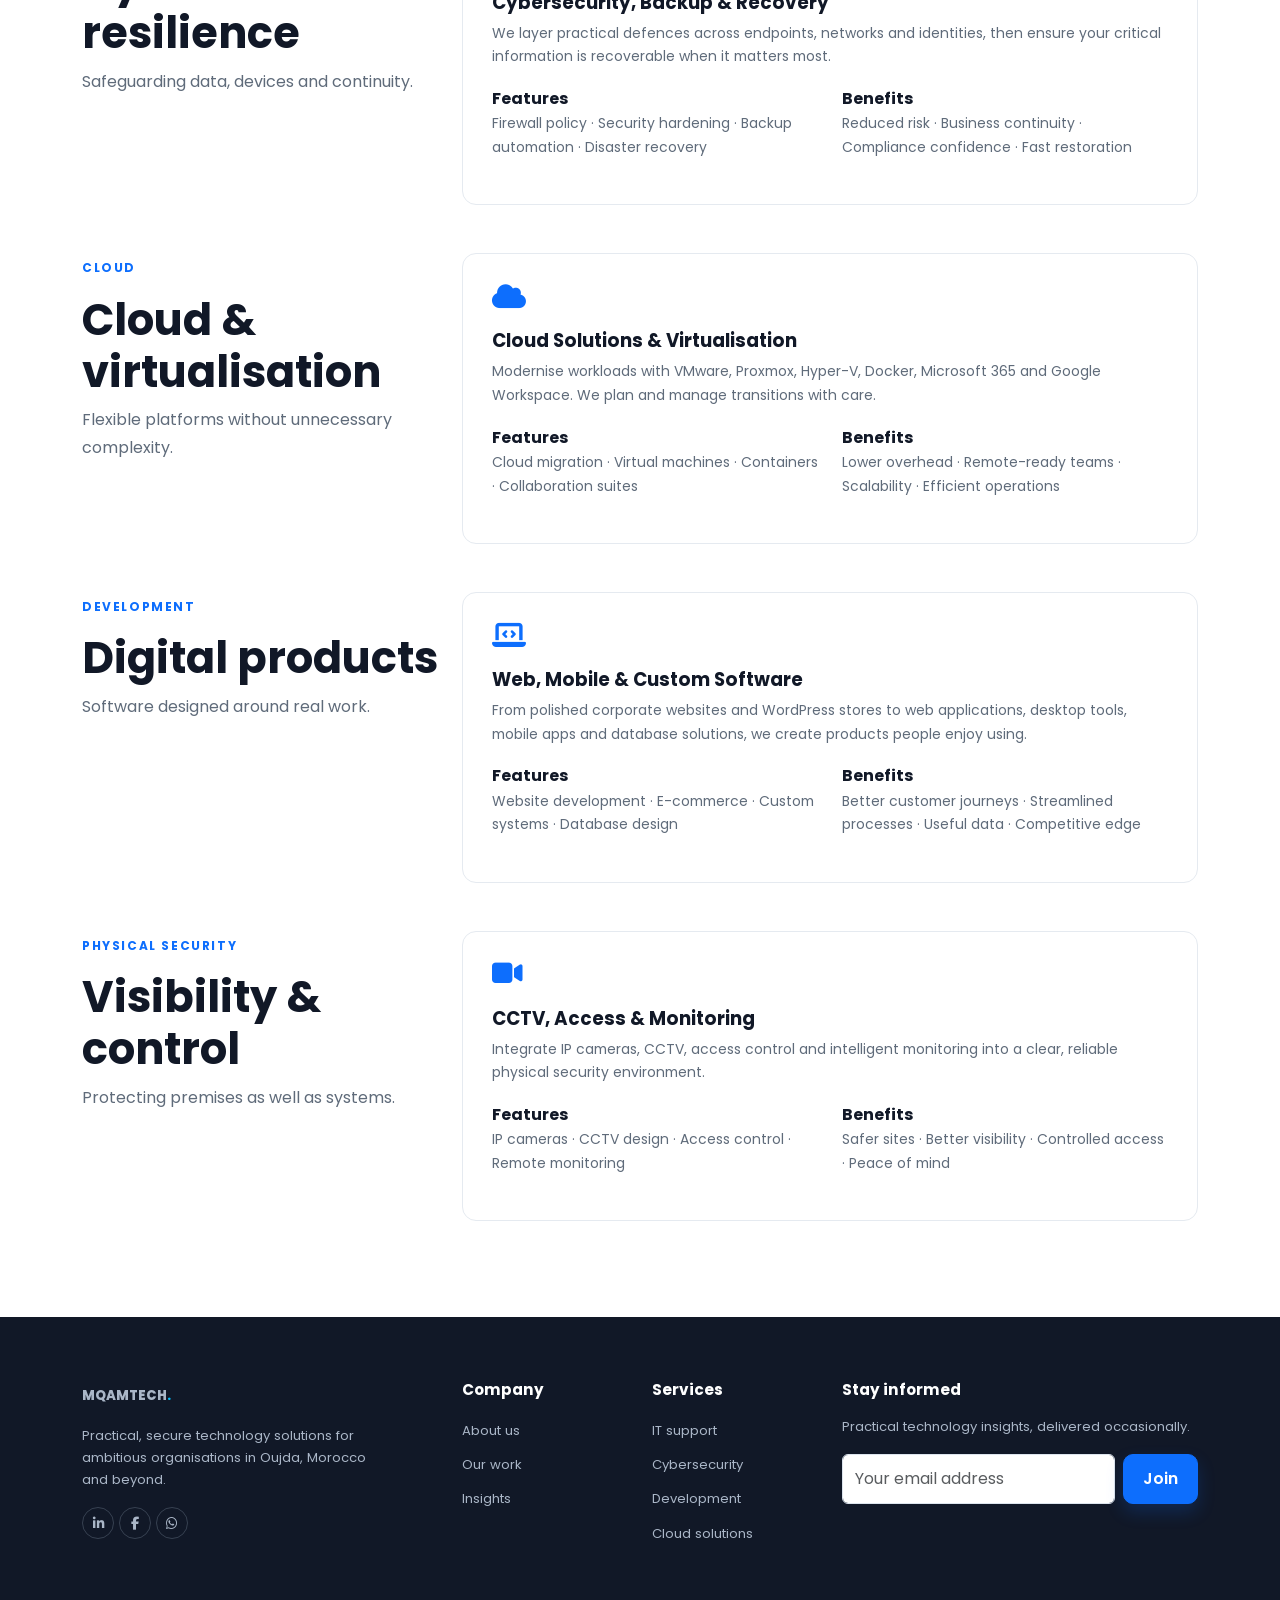
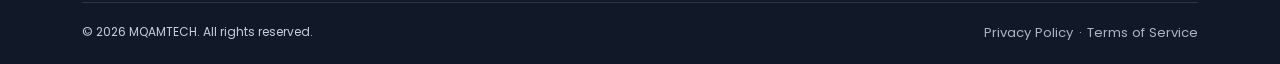
<file: services.html>
<!doctype html><html lang="en"><head><meta charset="utf-8"><meta name="viewport" content="width=device-width,initial-scale=1">
    <meta name="description" content="MQAMTECH provides IT support, infrastructure, cybersecurity, cloud and software development services.">
    <title>IT Services | MQAMTECH</title><link rel="icon" href="img/logo.jpeg">
    <link rel="preconnect" href="https://fonts.googleapis.com">
    <link href="https://fonts.googleapis.com/css2?family=Poppins:wght@400;500;600;700;800&display=swap" rel="stylesheet">
    <link href="https://cdn.jsdelivr.net/npm/bootstrap@5.3.3/dist/css/bootstrap.min.css" rel="stylesheet">
    <link href="https://cdnjs.cloudflare.com/ajax/libs/font-awesome/6.5.2/css/all.min.css" rel="stylesheet">
    <link href="css/style.css" rel="stylesheet"><link href="css/responsive.css" rel="stylesheet">
</head>
    <body data-page="services"><div id="site-header">

    </div>
        <main id="main"><section class="page-hero">
        <div class="container"><nav><ol class="breadcrumb">
            <li class="breadcrumb-item"><a href="index.html">Home</a></li><li class="breadcrumb-item active">Services</li></ol>
        </nav><h1>Expertise across your digital estate.</h1>
        <p class="lead">Flexible IT services that keep your people productive and your business protected.</p></div></section>
          <section class="section section-soft digital-showcase">
    <div class="container">
      <div class="row align-items-center g-5">
        <div class="col-lg-6">
          <span class="eyebrow text-primary">PERSONALIZED</span>
          <h2>Digital solutions that connect your brand to your customers.</h2>
          <p>We design simple, modern and efficient digital experiences: digital menu, NFC card, fast payments, reservations and frictionless interactions.</p>
          <div class="feature-list">
            <div class="feature-item">
              <div class="feature-icon"><i class="fa-solid fa-utensils"></i></div>
              <div>
                <strong>Digital menu</strong>
                <span>Instant access to the menu, promotions and offers via scan.</span>
              </div>
            </div>
            <div class="feature-item">
              <div class="feature-icon"><i class="fa-solid fa-wifi"></i></div>
              <div>
                <strong>NFC card</strong>
                <span>An intelligent card that opens the right content directly.</span>
              </div>
            </div>
            <div class="feature-item">
              <div class="feature-icon"><i class="fa-solid fa-qrcode"></i></div>
              <div>
                <strong>Barcode / QR</strong>
                <span>Quick scan to order, book or view the offer.</span>
              </div>
            </div>
          </div>
        </div>

        <div class="col-lg-6">
          <div class="nfc-showcase">
            <div class="demo-card">
              <div class="demo-badge">NFC + QR</div>
              <h3>Digital Menu</h3>
              <p>Approach or scan to access the menu and order.</p>

              <div class="scan-area">
                <div class="qr-box" aria-label="QR code mockup">
                  <span></span><span></span><span></span><span></span>
                  <span></span><span></span><span></span><span></span>
                  <span></span><span></span><span></span><span></span>
                  <span></span><span></span><span></span><span></span>
                </div>

                <div class="nfc-tag" aria-label="NFC card mockup">
                  <style>
                    .nfc-tag {
                        position: relative;
                        width: 100%;
                        height: 260px;
                    }

                    .nfc-tag img {
                        position: absolute;
                        width: 250px;
                        border-radius: 16px;
                    }

                    .nfc-tag img:first-child {
                        left: 20px;
                        top: 20px;
                    }

                    .nfc-tag img:last-child {
                        right: 20px;
                        bottom: 20px;
                    }
                  </style>
                  <img src="img/MQAMTECH_NFC_google_review_card_QR_working.png" alt="NFC card front">
                  <img src="img/qr-code-restaurant-table.jpg" alt="NFC card back">
                </div>
              </div>

              <div class="demo-meta">
                <span><i class="fa-solid fa-globe"></i>  <a href="https://manue.mqamtech.com/menu" target="_blank" rel="noopener noreferrer">manue.mqamtech.com/menu</a></span>
                <span>Fast scan</span>
              </div>
            </div>
          </div>
        </div>
      </div>
    </div>
  </section>
        <section class="section">
            <div class="container"><div class="row g-4" id="infrastructure">
                <div class="col-lg-4"><span class="eyebrow text-primary">INFRASTRUCTURE</span><h2>Networks & systems</h2><p>Strong foundations for connected teams.</p></div><div class="col-lg-8"><div class="content-card"><i class="fa-solid fa-network-wired"></i>
        <h3>Network & Server Infrastructure</h3>
        <p>We design, install and maintain resilient business infrastructure, including Cisco and Mikrotik networking, WiFi solutions, Windows and Linux servers, Active Directory, DNS, DHCP, VPN and firewall configuration.</p><div class="row"><div class="col-md-6"><strong>Features</strong><p>Network installation · Server deployment · Monitoring · Help desk</p></div><div class="col-md-6"><strong>Benefits</strong><p>Reliable connectivity · Secure access · Less downtime · Easier growth</p></div></div></div></div></div><div class="row g-4 mt-4" id="security"><div class="col-lg-4"><span class="eyebrow text-primary">SECURITY</span><h2>Cyber resilience</h2><p>Safeguarding data, devices and continuity.</p></div><div class="col-lg-8"><div class="content-card"><i class="fa-solid fa-shield-halved"></i><h3>Cybersecurity, Backup & Recovery</h3><p>We layer practical defences across endpoints, networks and identities, then ensure your critical information is recoverable when it matters most.</p><div class="row"><div class="col-md-6"><strong>Features</strong><p>Firewall policy · Security hardening · Backup automation · Disaster recovery</p></div><div class="col-md-6"><strong>Benefits</strong><p>Reduced risk · Business continuity · Compliance confidence · Fast restoration</p></div></div></div></div></div><div class="row g-4 mt-4" id="cloud"><div class="col-lg-4"><span class="eyebrow text-primary">CLOUD</span><h2>Cloud & virtualisation</h2><p>Flexible platforms without unnecessary complexity.</p></div><div class="col-lg-8"><div class="content-card"><i class="fa-solid fa-cloud"></i><h3>Cloud Solutions & Virtualisation</h3><p>Modernise workloads with VMware, Proxmox, Hyper-V, Docker, Microsoft 365 and Google Workspace. We plan and manage transitions with care.</p><div class="row"><div class="col-md-6"><strong>Features</strong><p>Cloud migration · Virtual machines · Containers · Collaboration suites</p></div><div class="col-md-6"><strong>Benefits</strong><p>Lower overhead · Remote-ready teams · Scalability · Efficient operations</p></div></div></div></div></div><div class="row g-4 mt-4" id="development"><div class="col-lg-4"><span class="eyebrow text-primary">DEVELOPMENT</span><h2>Digital products</h2><p>Software designed around real work.</p></div><div class="col-lg-8"><div class="content-card"><i class="fa-solid fa-laptop-code"></i><h3>Web, Mobile & Custom Software</h3><p>From polished corporate websites and WordPress stores to web applications, desktop tools, mobile apps and database solutions, we create products people enjoy using.</p><div class="row"><div class="col-md-6"><strong>Features</strong><p>Website development · E-commerce · Custom systems · Database design</p></div><div class="col-md-6"><strong>Benefits</strong><p>Better customer journeys · Streamlined processes · Useful data · Competitive edge</p></div></div></div></div></div><div class="row g-4 mt-4"><div class="col-lg-4"><span class="eyebrow text-primary">PHYSICAL SECURITY</span><h2>Visibility & control</h2><p>Protecting premises as well as systems.</p></div><div class="col-lg-8"><div class="content-card"><i class="fa-solid fa-video"></i><h3>CCTV, Access & Monitoring</h3><p>Integrate IP cameras, CCTV, access control and intelligent monitoring into a clear, reliable physical security environment.</p><div class="row"><div class="col-md-6"><strong>Features</strong><p>IP cameras · CCTV design · Access control · Remote monitoring</p></div><div class="col-md-6"><strong>Benefits</strong><p>Safer sites · Better visibility · Controlled access · Peace of mind</p></div></div></div></div></div></div></section></main><div id="site-footer"></div><a href="#" class="back-top"><i class="fa-solid fa-arrow-up"></i></a><a class="whatsapp" href="https://wa.me/212691999014"><i class="fa-brands fa-whatsapp"></i></a><script src="https://cdn.jsdelivr.net/npm/bootstrap@5.3.3/dist/js/bootstrap.bundle.min.js"></script><script src="js/darkmode.js"></script><script src="js/script.js"></script></body></html>
</file>
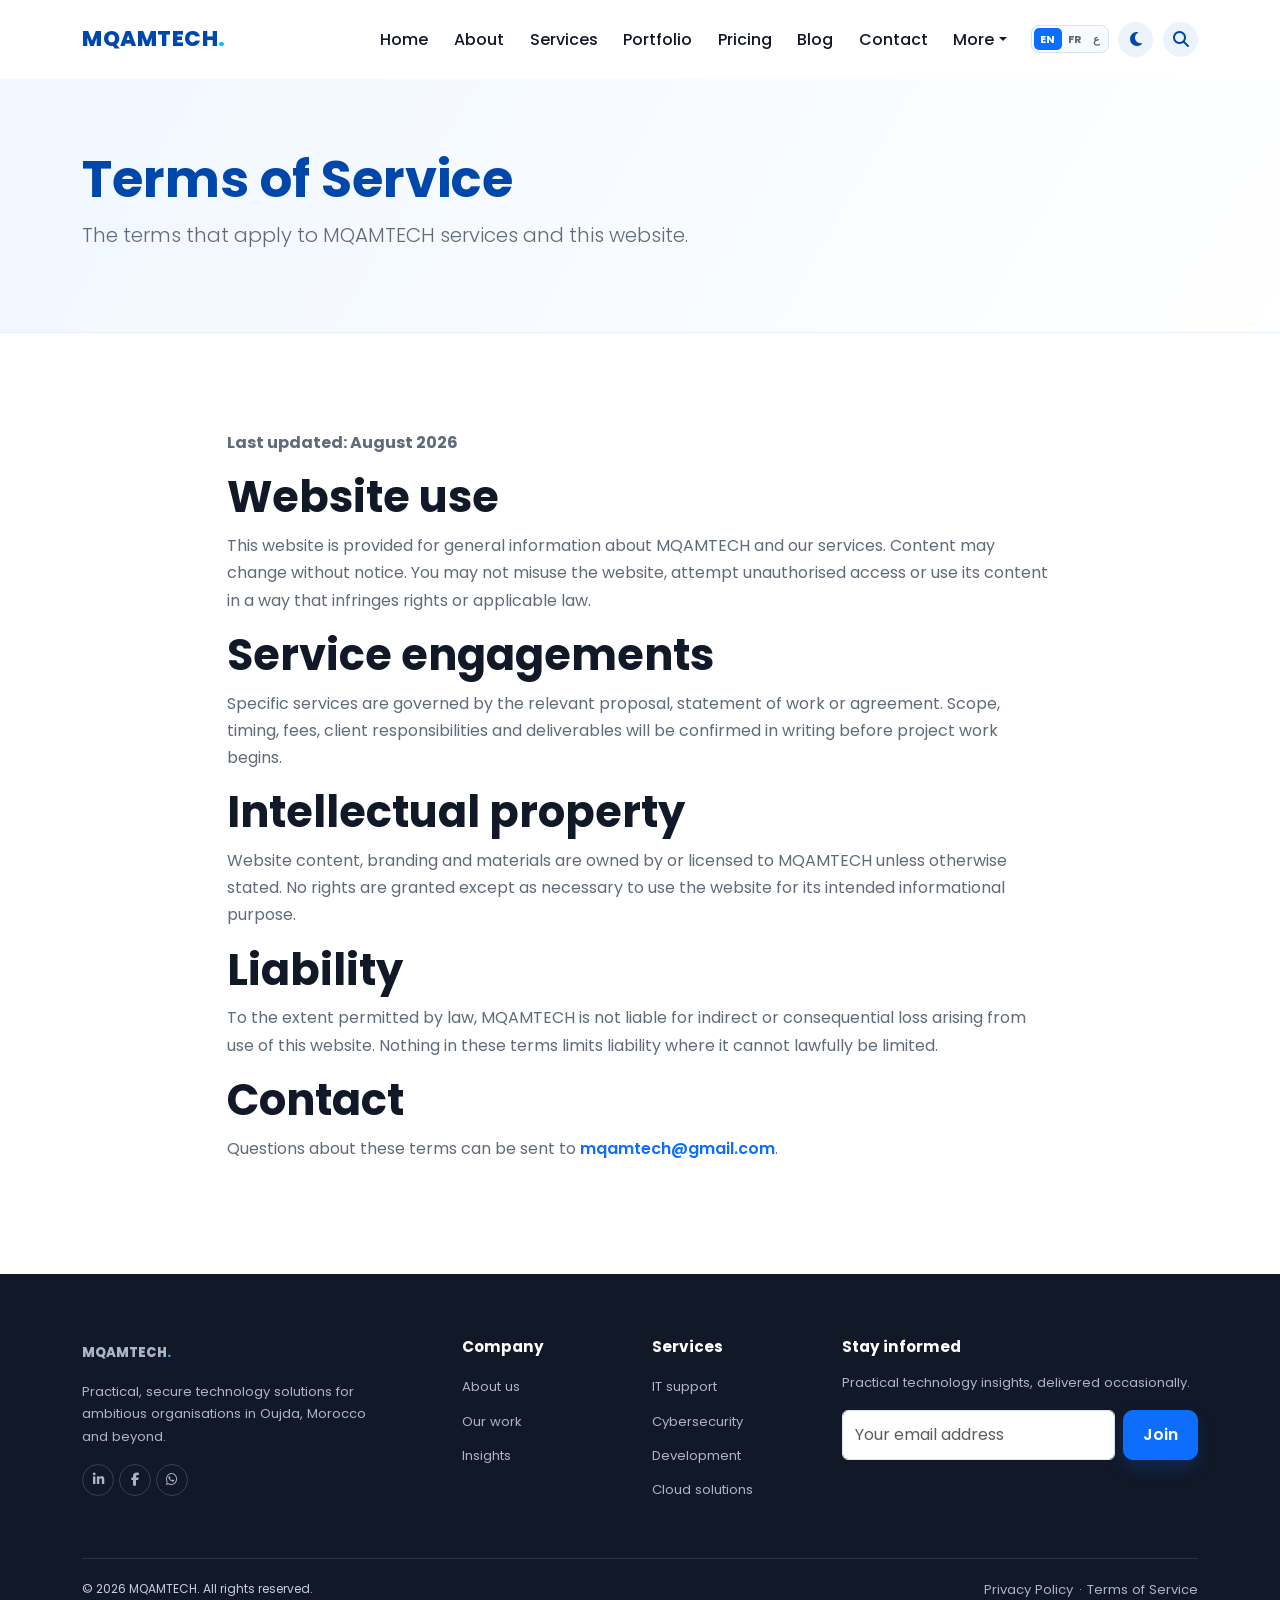
<file: terms.html>
<!doctype html><html lang="en"><head><meta charset="utf-8"><meta name="viewport" content="width=device-width,initial-scale=1"><meta name="description" content="MQAMTECH terms of service."><title>Terms of Service | MQAMTECH</title><link rel="icon" href="img/logo.jpeg"><link href="https://fonts.googleapis.com/css2?family=Poppins:wght@400;500;600;700;800&display=swap" rel="stylesheet"><link href="https://cdn.jsdelivr.net/npm/bootstrap@5.3.3/dist/css/bootstrap.min.css" rel="stylesheet"><link href="https://cdnjs.cloudflare.com/ajax/libs/font-awesome/6.5.2/css/all.min.css" rel="stylesheet"><link href="css/style.css" rel="stylesheet"></head><body data-page="terms"><div id="site-header"></div><main id="main"><section class="page-hero"><div class="container"><h1>Terms of Service</h1><p class="lead">The terms that apply to MQAMTECH services and this website.</p></div></section><section class="section"><div class="container narrow"><article><p><strong>Last updated: August 2026</strong></p><h2>Website use</h2><p>This website is provided for general information about MQAMTECH and our services. Content may change without notice. You may not misuse the website, attempt unauthorised access or use its content in a way that infringes rights or applicable law.</p><h2>Service engagements</h2><p>Specific services are governed by the relevant proposal, statement of work or agreement. Scope, timing, fees, client responsibilities and deliverables will be confirmed in writing before project work begins.</p><h2>Intellectual property</h2><p>Website content, branding and materials are owned by or licensed to MQAMTECH unless otherwise stated. No rights are granted except as necessary to use the website for its intended informational purpose.</p><h2>Liability</h2><p>To the extent permitted by law, MQAMTECH is not liable for indirect or consequential loss arising from use of this website. Nothing in these terms limits liability where it cannot lawfully be limited.</p><h2>Contact</h2><p>Questions about these terms can be sent to <a class="text-link" href="mailto:mqamtech@gmail.com">mqamtech@gmail.com</a>.</p></article></div></section></main><div id="site-footer"></div><a href="#" class="back-top"><i class="fa-solid fa-arrow-up"></i></a><script src="https://cdn.jsdelivr.net/npm/bootstrap@5.3.3/dist/js/bootstrap.bundle.min.js"></script><script src="js/darkmode.js"></script><script src="js/script.js"></script></body></html>
</file>
<file: css/style.css>
:root{--blue:#0d6efd;--deep:#0047ab;--cyan:#00bfff;--ink:#111827;--muted:#5f6b7a;--soft:#f5f7fa;--line:#e5eaf0}*{box-sizing:border-box}html{scroll-behavior:smooth}body{font-family:Poppins,Arial,sans-serif;color:var(--ink);line-height:1.7;background:#fff}a{text-decoration:none;color:inherit}h1,h2,h3{font-weight:700;line-height:1.2}h2{font-size:clamp(1.85rem,3.5vw,2.7rem)}p{color:var(--muted)}.navbar{padding:1rem 0;background:rgba(255,255,255,.94);backdrop-filter:blur(12px);transition:.25s}.navbar-brand{font-weight:800;font-size:1.35rem;letter-spacing:.5px;color:var(--deep)!important}.brand-dot{color:var(--cyan)}.nav-link{font-weight:500;color:var(--ink)!important;margin:0 .3rem}.nav-link.active,.nav-link:hover{color:var(--blue)!important}.navbar-toggler{border:0}.navbar-toggler:focus{box-shadow:none}.btn{font-weight:600;border-radius:10px;padding:.7rem 1.2rem;transition:.25s}.btn-primary{background:var(--blue);border-color:var(--blue);box-shadow:0 8px 18px rgba(13,110,253,.2)}.btn-primary:hover{background:var(--deep);transform:translateY(-2px)}.hero{background:linear-gradient(120deg,#00377f 0%,#0d6efd 56%,#00aee6 100%);color:#fff;padding:10rem 0 6.5rem;overflow:hidden;position:relative}.hero:after{content:"";position:absolute;width:650px;height:650px;border-radius:50%;right:-250px;top:-260px;border:85px solid rgba(255,255,255,.07)}.eyebrow{font-size:.75rem;letter-spacing:1.6px;font-weight:700;display:inline-block;margin-bottom:1rem}.hero h1{font-size:clamp(2.7rem,5vw,4.5rem);letter-spacing:-1.7px}.hero h1 span{color:#aeeeff}.hero .lead{color:#e5f4ff;max-width:650px;font-size:1.1rem;margin:1.5rem 0 2rem}.hero-trust{font-size:.85rem;margin-top:2rem;color:#d6f5ff}.hero-trust i{color:#73e0ff;margin-right:.4rem}.hero-panel{height:390px;border:1px solid rgba(255,255,255,.35);background:rgba(4,37,101,.29);border-radius:24px;padding:1.2rem;position:relative;box-shadow:0 28px 55px rgba(0,31,88,.27);backdrop-filter:blur(8px)}.panel-top{display:flex;justify-content:space-between;font-size:.82rem;color:#d7efff}.network-orb{position:absolute;top:95px;left:50%;transform:translateX(-50%);width:125px;height:125px;border-radius:50%;display:grid;place-items:center;background:radial-gradient(circle,#56d9ff,#0d6efd 65%);border:12px solid rgba(255,255,255,.14);font-size:2.6rem;box-shadow:0 0 0 22px rgba(255,255,255,.06),0 0 0 45px rgba(255,255,255,.04)}.health{position:absolute;bottom:25px;left:25px;background:#fff;color:var(--ink);border-radius:14px;padding:.7rem 1rem;min-width:158px;box-shadow:0 12px 25px rgba(0,0,0,.13)}.health span,.health small{display:block;font-size:.63rem;color:var(--muted)}.health strong{display:block;font-size:1.35rem}.health small i{color:#13b887}.mini-card{position:absolute;border-radius:11px;background:rgba(255,255,255,.17);padding:.55rem .75rem;font-size:.76rem}.mini-card i{margin-right:.3rem}.cloud{right:20px;top:80px}.secure{right:20px;bottom:58px}.stats-strip{padding:2rem 0;background:#fff;box-shadow:0 8px 30px rgba(18,48,91,.07)}.stats-strip strong{display:block;font-size:2rem;color:var(--blue)}.stats-strip span{font-size:.8rem;color:var(--muted)}.section{padding:6rem 0}.section-soft{background:var(--soft)}.section-heading{display:flex;align-items:end;justify-content:space-between;gap:1rem;margin-bottom:2.8rem}.section-heading h2{margin:0}.text-primary{color:var(--blue)!important}.text-link{color:var(--blue);font-weight:600;white-space:nowrap}.text-link i,.service-card a i{font-size:.75rem;margin-left:.3rem;transition:.2s}.text-link:hover i,.service-card a:hover i{transform:translateX(4px)}.solution-grid{display:grid;grid-template-columns:repeat(2,1fr);gap:1rem}.solution-card{padding:1.5rem;border-radius:16px;background:#fff;border:1px solid var(--line);transition:.25s}.solution-card:hover{transform:translateY(-5px);box-shadow:0 15px 30px rgba(21,57,96,.1)}.solution-card.featured{background:linear-gradient(145deg,#eaf4ff,#fff)}.solution-card i{font-size:1.45rem;color:var(--blue)}.solution-card h3{font-size:1rem;margin:1rem 0 .4rem}.solution-card p{font-size:.78rem;margin:0}.service-card{height:100%;padding:2rem;background:#fff;border-radius:16px;border:1px solid var(--line);box-shadow:0 8px 20px rgba(18,48,91,.04);transition:.25s}.service-card:hover{transform:translateY(-6px);box-shadow:0 20px 34px rgba(18,48,91,.1)}.service-card>i{width:50px;height:50px;display:grid;place-items:center;border-radius:12px;background:#e8f2ff;color:var(--blue);font-size:1.3rem}.service-card h3{font-size:1.18rem;margin:1.3rem 0 .6rem}.service-card p{font-size:.9rem}.service-card a{font-size:.86rem;color:var(--blue);font-weight:600}.project-card{height:100%;min-height:280px;border-radius:18px;padding:2rem;color:white;display:flex;flex-direction:column;justify-content:end;overflow:hidden;position:relative}.project-blue{background:linear-gradient(130deg,#0047ab,#00a6dd)}.project-dark{background:linear-gradient(135deg,#101d36,#24466e)}.project-card:before{content:"";position:absolute;width:260px;height:260px;border-radius:50%;border:45px solid rgba(255,255,255,.1);right:-60px;top:-80px}.project-card>*{position:relative}.project-card span{font-size:.74rem;letter-spacing:1px;text-transform:uppercase}.project-card h3{margin:.6rem 0;font-size:1.6rem}.project-card p{color:#d9edff;font-size:.88rem}.project-card a{font-weight:600;font-size:.86rem}.quote-section{background:var(--ink);color:#fff;text-align:center}.quote-section .container{max-width:830px}.quote-mark{font-size:5rem;color:var(--cyan);line-height:.6}.quote-section blockquote{font-size:clamp(1.3rem,2.5vw,1.8rem);font-weight:500;margin:1.5rem 0 2rem}.quote-author{display:flex;gap:.8rem;justify-content:center;text-align:left;align-items:center}.avatar{display:grid;place-items:center;width:42px;height:42px;background:var(--blue);border-radius:50%;font-size:.75rem;font-weight:700}.quote-author span{display:block;font-size:.75rem;color:#abb7c7}.price-card{background:#fff;border:1px solid var(--line);border-radius:16px;padding:2rem;height:100%;position:relative}.price-card.popular{border:2px solid var(--blue);box-shadow:0 20px 35px rgba(13,110,253,.12)}.price-card>span{position:absolute;right:1rem;top:1rem;background:#e9f3ff;color:var(--blue);font-size:.65rem;font-weight:700;padding:.25rem .5rem;border-radius:20px}.price-card h3{font-size:1.25rem}.price-card p{font-size:.83rem;min-height:48px}.price-card strong{font-size:1.1rem;color:var(--blue)}.price-card ul{padding:0;list-style:none;margin:1.5rem 0}.price-card li{font-size:.82rem;margin:.6rem 0}.price-card li:before{content:'✓';color:#12a879;margin-right:.5rem;font-weight:bold}.narrow{max-width:850px}.accordion-item{border:1px solid var(--line);margin-bottom:.7rem;border-radius:10px!important;overflow:hidden}.accordion-button{font-weight:600;box-shadow:none!important}.accordion-button:not(.collapsed){background:#edf5ff;color:var(--deep)}.accordion-body{color:var(--muted);font-size:.9rem}.cta{padding:4.5rem 0;background:linear-gradient(110deg,var(--deep),var(--blue),#00aee6);color:#fff}.cta h2{margin:.3rem 0}.cta p{color:#dff5ff;margin:0}.site-footer{background:#111827;color:#c4cfdd;padding:4rem 0 1.2rem}.footer-brand{font-size:1.4rem;font-weight:800;color:#fff}.site-footer h3{font-size:.95rem;color:#fff;margin-bottom:1rem}.site-footer p,.site-footer a{font-size:.82rem;color:#aab6c7}.site-footer li{margin:.45rem 0}.site-footer ul{list-style:none;padding:0}.footer-bottom{border-top:1px solid #293446;margin-top:2.5rem;padding-top:1.2rem;font-size:.75rem}.social a{width:32px;height:32px;display:inline-grid;place-items:center;border:1px solid #374151;border-radius:50%;margin-right:.3rem}.social a:hover{background:var(--blue);border-color:var(--blue)}.back-top,.whatsapp{position:fixed;right:20px;width:44px;height:44px;border-radius:50%;display:grid;place-items:center;color:#fff;z-index:10;opacity:0;visibility:hidden;transition:.25s}.back-top{bottom:75px;background:var(--blue)}.whatsapp{bottom:20px;background:#25d366;font-size:1.4rem;opacity:1;visibility:visible}.back-top.show{opacity:1;visibility:visible}.page-hero{padding:9.3rem 0 4rem;background:linear-gradient(120deg,#f0f7ff,#fff);border-bottom:1px solid #e5edf7}.page-hero h1{font-size:clamp(2.3rem,4vw,3.5rem);color:var(--deep)}.breadcrumb{font-size:.82rem}.breadcrumb-item+.breadcrumb-item:before{color:var(--muted)}.content-card{border:1px solid var(--line);border-radius:14px;padding:1.8rem;height:100%;background:#fff}.content-card i{color:var(--blue);font-size:1.7rem}.content-card h3{font-size:1.15rem;margin:1rem 0 .5rem}.content-card p{font-size:.87rem}.tag{font-size:.7rem;color:var(--blue);font-weight:700;text-transform:uppercase;letter-spacing:.8px}.portfolio-filter{border:0;background:transparent;padding:.5rem .9rem;font-weight:600;color:var(--muted)}.portfolio-filter.active{color:var(--blue);background:#eaf3ff;border-radius:30px}.portfolio-item{transition:.3s}.portfolio-item.hide{display:none}.blog-card{overflow:hidden;border-radius:15px;border:1px solid var(--line);height:100%;background:#fff}.blog-image{height:180px;background:linear-gradient(135deg,#d9edff,#70c9ed);display:grid;place-items:center;color:var(--deep);font-size:2.8rem}.blog-card:nth-child(2) .blog-image{background:linear-gradient(135deg,#e2eaff,#b3c8ff)}.blog-body{padding:1.5rem}.blog-body h3{font-size:1.1rem}.blog-body p{font-size:.84rem}.contact-info i{color:var(--blue);width:25px}.form-control,.form-select{padding:.75rem;border-color:#dce4ed}.form-control:focus,.form-select:focus{border-color:var(--blue);box-shadow:0 0 0 .2rem rgba(13,110,253,.12)}.map-placeholder{min-height:310px;background:linear-gradient(135deg,#ddecf6,#fff);border-radius:16px;display:grid;place-items:center;text-align:center}.map-placeholder i{font-size:3rem;color:var(--blue)}.theme-toggle{border:0;background:#edf3fa;color:var(--deep);width:35px;height:35px;border-radius:50%;margin-left:.6rem}.search-panel{display:none;position:fixed;inset:0;background:rgba(17,24,39,.75);z-index:2000;padding-top:18vh}.search-panel.open{display:block}.search-box{max-width:650px;margin:auto;background:#fff;padding:1rem;border-radius:14px}.search-box input{border:0;box-shadow:none!important;font-size:1.15rem}.search-close{border:0;background:none;font-size:1.4rem}.empty-state{text-align:center;padding:5rem 1rem}.empty-state h1{font-size:7rem;color:var(--blue)}body.dark{background:#101827;color:#e6edf8}body.dark .navbar,body.dark .section-soft,body.dark .page-hero{background:#121e30!important}body.dark p,body.dark .stats-strip span,body.dark .content-card p{color:#aebdd0}body.dark .stats-strip,body.dark .solution-card,body.dark .service-card,body.dark .price-card,body.dark .content-card,body.dark .blog-card{background:#182538;border-color:#283a53}body.dark .solution-card.featured,body.dark .accordion-button{background:#182538;color:#e6edf8}body.dark .accordion-body{background:#182538;color:#aebdd0}body.dark h1,body.dark h2,body.dark h3,body.dark .nav-link{color:#e6edf8!important}body.dark .page-hero{border-color:#283a53}.visually-hidden-focusable:focus{position:fixed;z-index:3000;top:0;left:0}
</file>
<file: css/animations.css>
@keyframes float{50%{transform:translateY(-10px)}}@keyframes pulse{50%{box-shadow:0 0 0 15px rgba(0,191,255,0)}}.hero-panel{animation:float 5s ease-in-out infinite}.whatsapp{animation:pulse 2s infinite}.reveal{animation:reveal .6s ease both}@keyframes reveal{from{opacity:0;transform:translateY(16px)}to{opacity:1;transform:none}}
</file>
<file: css/responsive.css>
@media(max-width:991px){.navbar-collapse{background:#fff;padding:1rem;border-radius:12px;margin-top:.7rem;box-shadow:0 12px 30px rgba(0,0,0,.1)}body.dark .navbar-collapse{background:#182538}.hero{padding:8rem 0 5rem}.hero-panel{max-width:480px;margin:auto}.section{padding:4.5rem 0}}@media(max-width:575px){.hero h1{font-size:2.55rem}.hero-panel{height:330px}.network-orb{top:75px;width:105px;height:105px}.section-heading{align-items:start;flex-direction:column}.solution-grid{gap:.65rem}.solution-card{padding:1rem}.cta{text-align:center}.cta .btn{margin-top:1.5rem}.stats-strip strong{font-size:1.55rem}.stats-strip .col-6:nth-child(-n+2){margin-bottom:1.3rem}.page-hero{padding:7.5rem 0 3rem}}
</file>
